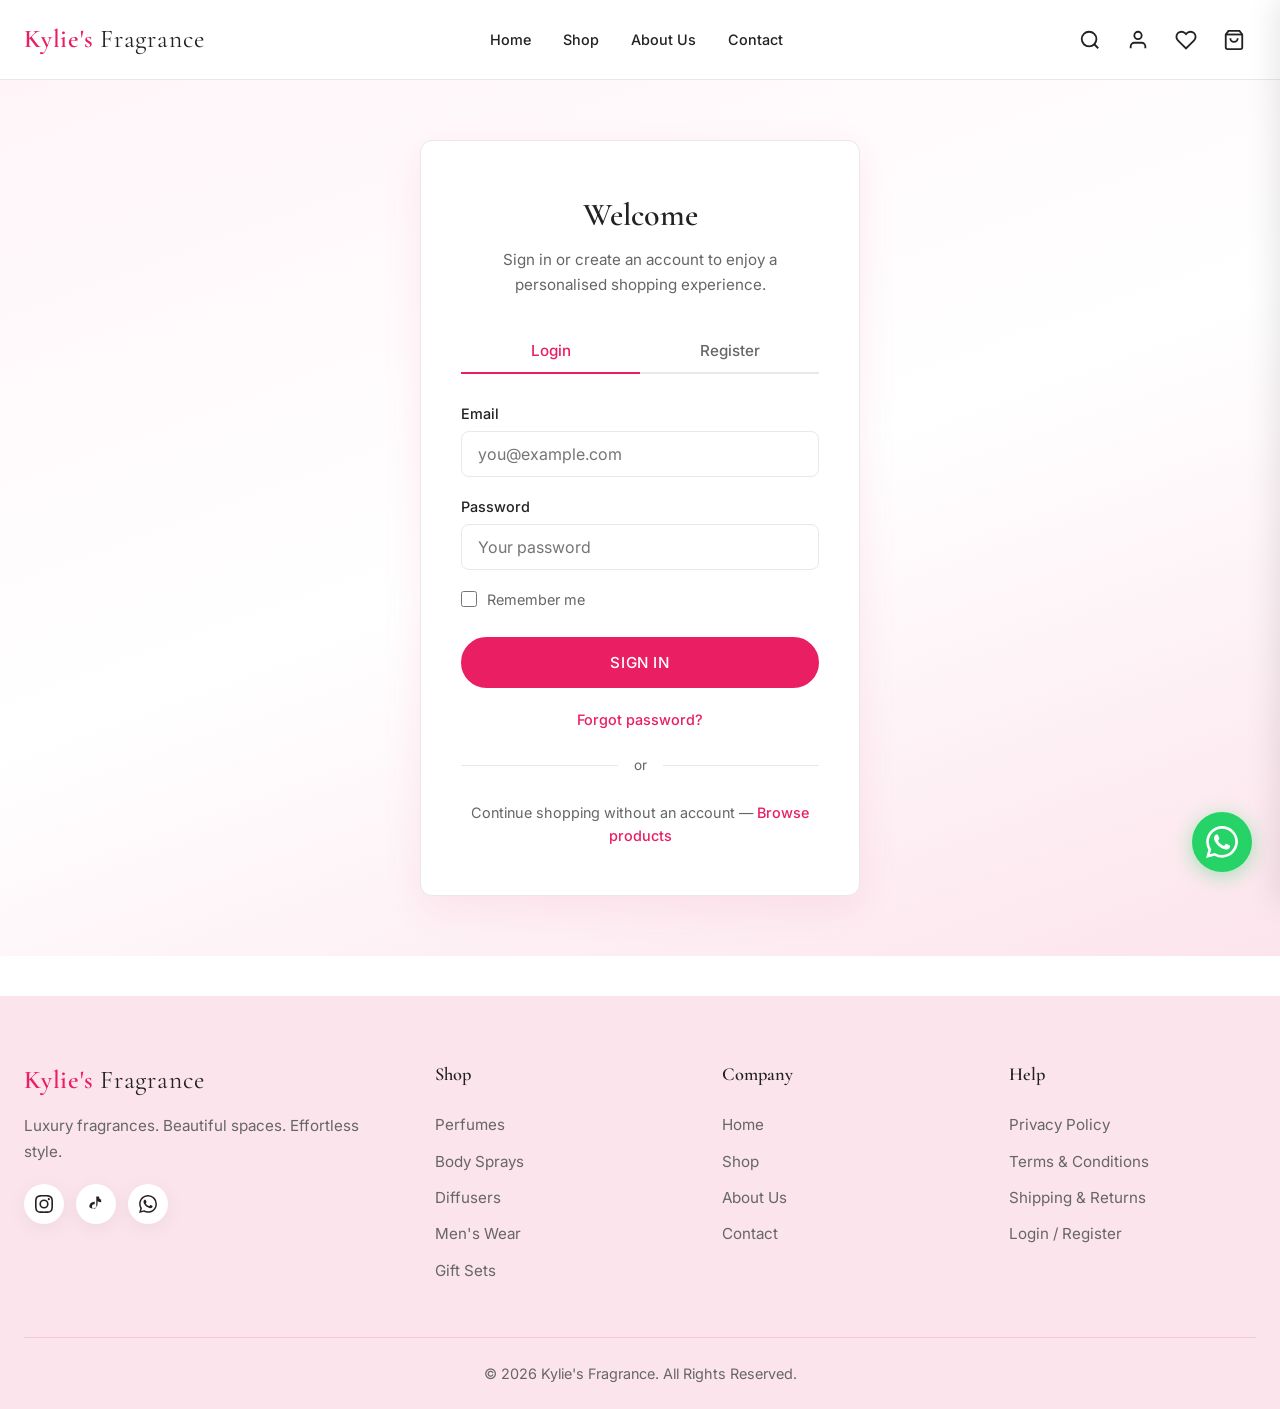
<file: login.html>
<!DOCTYPE html>
<html lang="en">

<head>
    <meta charset="UTF-8" />
    <meta name="viewport" content="width=device-width, initial-scale=1.0" />
    <title>Login / Register | Kylie's Fragrance</title>
    <meta name="description"
        content="Sign in or create an account at Kylie's Fragrance for a personalised shopping experience." />
    <link rel="preconnect" href="https://fonts.googleapis.com" />
    <link rel="preconnect" href="https://fonts.gstatic.com" crossorigin />
    <link
        href="https://fonts.googleapis.com/css2?family=Cormorant+Garamond:wght@400;500;600;700&family=Inter:wght@300;400;500;600&display=swap"
        rel="stylesheet" />
    <link rel="stylesheet" href="css/styles.css" />
    <link rel="icon"
        href="data:image/svg+xml,<svg xmlns='http://www.w3.org/2000/svg' viewBox='0 0 100 100'><text y='.9em' font-size='90'>🌸</text></svg>" />
</head>

<body>

    <header class="header">
        <div class="container header-inner">
            <a href="index.html" class="logo">Kylie's <span>Fragrance</span></a>
            <nav class="nav" aria-label="Main navigation">
                <a href="index.html" class="nav-link">Home</a>
                <a href="index.html#shop" class="nav-link"
                    onclick="sessionStorage.setItem('kylie_goto','shop')">Shop</a>
                
                <a href="index.html#about" class="nav-link">About Us</a>
                <a href="index.html#contact" class="nav-link">Contact</a>
            </nav>
            <div class="header-actions">
                <button class="icon-btn" onclick="openSearch()" aria-label="Search">
                    <svg viewBox="0 0 24 24" fill="none" stroke="currentColor" stroke-width="2">
                        <circle cx="11" cy="11" r="8" />
                        <line x1="21" y1="21" x2="16.65" y2="16.65" />
                    </svg>
                </button>
                <a href="login.html" class="icon-btn" aria-label="Account">
                    <svg viewBox="0 0 24 24" fill="none" stroke="currentColor" stroke-width="2">
                        <path d="M20 21v-2a4 4 0 00-4-4H8a4 4 0 00-4 4v2" />
                        <circle cx="12" cy="7" r="4" />
                    </svg>
                </a>
                <button class="icon-btn" aria-label="Wishlist">
                    <svg viewBox="0 0 24 24" fill="none" stroke="currentColor" stroke-width="2">
                        <path
                            d="M20.84 4.61a5.5 5.5 0 00-7.78 0L12 5.67l-1.06-1.06a5.5 5.5 0 00-7.78 7.78l1.06 1.06L12 21.23l7.78-7.78 1.06-1.06a5.5 5.5 0 000-7.78z" />
                    </svg>
                    <span class="badge-count wishlist-count" style="display:none">0</span>
                </button>
                <button class="icon-btn" onclick="openCart()" aria-label="Shopping cart">
                    <svg viewBox="0 0 24 24" fill="none" stroke="currentColor" stroke-width="2">
                        <path d="M6 2L3 6v14a2 2 0 002 2h14a2 2 0 002-2V6l-3-4z" />
                        <line x1="3" y1="6" x2="21" y2="6" />
                        <path d="M16 10a4 4 0 01-8 0" />
                    </svg>
                    <span class="badge-count cart-count" style="display:none">0</span>
                </button>
                <button class="hamburger" onclick="toggleMobileMenu()" aria-label="Menu">
                    <span></span><span></span><span></span>
                </button>
            </div>
        </div>
    </header>

    <div class="mobile-nav" id="mobileNav">
        <a href="index.html" class="nav-link">Home</a>
        <a href="index.html" class="nav-link" onclick="sessionStorage.setItem('kylie_goto','shop')">Shop</a>
        <a href="index.html#about" class="nav-link">About Us</a>
        <a href="index.html#contact" class="nav-link">Contact</a>
        <a href="login.html" class="nav-link">Login / Register</a>
    </div>

    <div class="search-overlay" id="searchOverlay">
        <div class="search-box">
            <input type="search" id="searchInput" placeholder="Search fragrances, body sprays, men's wear..."
                aria-label="Search products" />
            <div class="search-results" id="searchResults"></div>
        </div>
    </div>

    <main>
        <section class="auth-section">
            <div class="auth-card">
                <h1>Welcome</h1>
                <p class="auth-subtitle">Sign in or create an account to enjoy a personalised shopping experience.</p>
                <div class="auth-tabs">
                    <button type="button" class="auth-tab active" data-tab="login"
                        onclick="switchAuthTab('login')">Login</button>
                    <button type="button" class="auth-tab" data-tab="register"
                        onclick="switchAuthTab('register')">Register</button>
                </div>
                <form class="auth-form active" id="loginForm" onsubmit="handleLogin(event)">
                    <div class="form-group">
                        <label for="loginEmail">Email</label>
                        <input type="email" id="loginEmail" required placeholder="you@example.com"
                            autocomplete="email" />
                    </div>
                    <div class="form-group">
                        <label for="loginPassword">Password</label>
                        <input type="password" id="loginPassword" required placeholder="Your password"
                            autocomplete="current-password" minlength="6" />
                    </div>
                    <div class="auth-checkbox">
                        <input type="checkbox" id="rememberMe" />
                        <label for="rememberMe">Remember me</label>
                    </div>
                    <button type="submit" class="btn btn-primary">Sign In</button>
                    <p class="auth-links"><a href="#"
                            onclick="showToast('Password reset will be available once the backend is connected'); return false;">Forgot
                            password?</a></p>
                </form>
                <form class="auth-form" id="registerForm" onsubmit="handleRegister(event)">
                    <div class="form-group">
                        <label for="regName">Full Name</label>
                        <input type="text" id="regName" required placeholder="Your full name" autocomplete="name" />
                    </div>
                    <div class="form-group">
                        <label for="regEmail">Email</label>
                        <input type="email" id="regEmail" required placeholder="you@example.com" autocomplete="email" />
                    </div>
                    <div class="form-group">
                        <label for="regPhone">Phone Number</label>
                        <input type="tel" id="regPhone" placeholder="Your phone number" autocomplete="tel" />
                    </div>
                    <div class="form-group">
                        <label for="regPassword">Password</label>
                        <input type="password" id="regPassword" required placeholder="Create a password"
                            autocomplete="new-password" minlength="6" />
                    </div>
                    <div class="form-group">
                        <label for="regConfirm">Confirm Password</label>
                        <input type="password" id="regConfirm" required placeholder="Confirm your password"
                            autocomplete="new-password" minlength="6" />
                    </div>
                    <div class="auth-checkbox">
                        <input type="checkbox" id="agreeTerms" required />
                        <label for="agreeTerms">I agree to the <a href="terms.html">Terms &amp; Conditions</a> and <a
                                href="privacy.html">Privacy Policy</a></label>
                    </div>
                    <button type="submit" class="btn btn-primary">Create Account</button>
                </form>
                <div class="auth-divider">or</div>
                <p class="auth-links">Continue shopping without an account — <a href="index.html">Browse products</a>
                </p>
            </div>
        </section>
    </main>

    <footer class="footer">
        <div class="container">
            <div class="footer-grid">
                <div class="footer-brand">
                    <a href="index.html" class="logo">Kylie's <span>Fragrance</span></a>
                    <p>Luxury fragrances. Beautiful spaces. Effortless style.</p>
                    <div class="footer-social">
                        <a href="https://www.instagram.com/kylies_fragrance?stkn=a2h0dzAwOWszZjg5" target="_blank" rel="noopener" aria-label="Instagram">
                            <svg viewBox="0 0 24 24" fill="currentColor">
                                <path
                                    d="M12 2.163c3.204 0 3.584.012 4.85.07 3.252.148 4.771 1.691 4.919 4.919.058 1.265.069 1.645.069 4.849 0 3.205-.012 3.584-.069 4.849-.149 3.225-1.664 4.771-4.919 4.919-1.266.058-1.644.07-4.85.07-3.204 0-3.584-.012-4.849-.07-3.26-.149-4.771-1.699-4.919-4.92-.058-1.265-.07-1.644-.07-4.849 0-3.204.013-3.583.07-4.849.149-3.227 1.664-4.771 4.919-4.919 1.266-.057 1.645-.069 4.849-.069zM12 0C8.741 0 8.333.014 7.053.072 2.695.272.273 2.69.073 7.052.014 8.333 0 8.741 0 12c0 3.259.014 3.668.072 4.948.2 4.358 2.618 6.78 6.98 6.98C8.333 23.986 8.741 24 12 24c3.259 0 3.668-.014 4.948-.072 4.354-.2 6.782-2.618 6.979-6.98.059-1.28.073-1.689.073-4.948 0-3.259-.014-3.667-.072-4.947-.196-4.354-2.617-6.78-6.979-6.98C15.668.014 15.259 0 12 0zm0 5.838a6.162 6.162 0 100 12.324 6.162 6.162 0 000-12.324zM12 16a4 4 0 110-8 4 4 0 010 8zm6.406-11.845a1.44 1.44 0 100 2.881 1.44 1.44 0 000-2.881z" />
                            </svg>
                        </a>
                        <a href="https://www.tiktok.com/@kylie_vicky?_r=1&_t=ZS-9AEZrkjhGcS" target="_blank" rel="noopener" aria-label="TikTok">
                            <svg viewBox="0 0 24 24" fill="currentColor">
                                <path
                                    d="M19.59 6.69a4.83 4.83 0 01-3.77-4.25V2h-3.45v13.67a2.89 2.89 0 01-2.88 2.5 2.89 2.89 0 01-2.89-2.89 2.89 2.89 0 012.89-2.89c.28 0 .54.04.79.1v-3.5a6.37 6.37 0 00-.79-.05A6.34 6.34 0 003.11 15.9a6.34 6.34 0 0010.98-4.32V8.26a8.16 8.16 0 004.77 1.52v-3.4a4.85 4.85 0 01-1.27-.19z" />
                            </svg>
                        </a>
                        <a href="#" class="whatsapp-link" aria-label="WhatsApp">
                            <svg viewBox="0 0 24 24" fill="currentColor">
                                <path
                                    d="M17.472 14.382c-.297-.149-1.758-.867-2.03-.967-.273-.099-.471-.148-.67.15-.197.297-.767.966-.94 1.164-.173.199-.347.223-.644.075-.297-.15-1.255-.463-2.39-1.475-.883-.788-1.48-1.761-1.653-2.059-.173-.297-.018-.458.13-.606.134-.133.298-.347.446-.52.149-.174.198-.298.298-.497.099-.198.05-.371-.025-.52-.075-.149-.669-1.612-.916-2.207-.242-.579-.487-.5-.669-.51-.173-.008-.371-.01-.57-.01-.198 0-.52.074-.792.372-.272.297-1.04 1.016-1.04 2.479 0 1.462 1.065 2.875 1.213 3.074.149.198 2.096 3.2 5.077 4.487.709.306 1.262.489 1.694.625.712.227 1.36.195 1.871.118.571-.085 1.758-.719 2.006-1.413.248-.694.248-1.289.173-1.413-.074-.124-.272-.198-.57-.347m-5.421 7.403h-.004a9.87 9.87 0 01-5.031-1.378l-.361-.214-3.741.982.998-3.648-.235-.374a9.86 9.86 0 01-1.51-5.26c.001-5.45 4.436-9.884 9.888-9.884 2.64 0 5.122 1.03 6.988 2.898a9.825 9.825 0 012.893 6.994c-.003 5.45-4.435 9.884-9.885 9.884m8.413-18.297A11.815 11.815 0 0012.05 0C5.495 0 .16 5.335.157 11.892c0 2.096.547 4.142 1.588 5.945L.057 24l6.305-1.654a11.882 11.882 0 005.683 1.448h.005c6.554 0 11.89-5.335 11.893-11.893a11.821 11.821 0 00-3.48-8.413z" />
                            </svg>
                        </a>
                    </div>
                </div>
                <div class="footer-col">
                    <h4>Shop</h4>
                    <a href="index.html" onclick="sessionStorage.setItem('kylie_goto','perfumes')">Perfumes</a>
                    <a href="index.html" onclick="sessionStorage.setItem('kylie_goto','body-sprays')">Body Sprays</a>
                    <a href="index.html" onclick="sessionStorage.setItem('kylie_goto','diffusers')">Diffusers</a>
                    <a href="index.html" onclick="sessionStorage.setItem('kylie_goto','mens-wear')">Men's Wear</a>
                    <a href="index.html" onclick="sessionStorage.setItem('kylie_goto','gift-sets')">Gift Sets</a>
                </div>
                <div class="footer-col">
                    <h4>Company</h4>
                    <a href="index.html">Home</a>
                    <a href="index.html" onclick="sessionStorage.setItem('kylie_goto','shop')">Shop</a>
                    <a href="index.html#about">About Us</a>
                    <a href="index.html#contact">Contact</a>
                </div>
                <div class="footer-col">
                    <h4>Help</h4>
                    <a href="privacy.html">Privacy Policy</a>
                    <a href="terms.html">Terms &amp; Conditions</a>
                    <a href="shipping.html">Shipping &amp; Returns</a>
                    <a href="login.html">Login / Register</a>
                </div>
            </div>
            <div class="footer-bottom">© 2026 Kylie's Fragrance. All Rights Reserved.</div>
        </div>
    </footer>

    <a href="#" class="whatsapp-float whatsapp-link" aria-label="Chat on WhatsApp" target="_blank" rel="noopener">
        <svg viewBox="0 0 24 24" fill="currentColor">
            <path
                d="M17.472 14.382c-.297-.149-1.758-.867-2.03-.967-.273-.099-.471-.148-.67.15-.197.297-.767.966-.94 1.164-.173.199-.347.223-.644.075-.297-.15-1.255-.463-2.39-1.475-.883-.788-1.48-1.761-1.653-2.059-.173-.297-.018-.458.13-.606.134-.133.298-.347.446-.52.149-.174.198-.298.298-.497.099-.198.05-.371-.025-.52-.075-.149-.669-1.612-.916-2.207-.242-.579-.487-.5-.669-.51-.173-.008-.371-.01-.57-.01-.198 0-.52.074-.792.372-.272.297-1.04 1.016-1.04 2.479 0 1.462 1.065 2.875 1.213 3.074.149.198 2.096 3.2 5.077 4.487.709.306 1.262.489 1.694.625.712.227 1.36.195 1.871.118.571-.085 1.758-.719 2.006-1.413.248-.694.248-1.289.173-1.413-.074-.124-.272-.198-.57-.347m-5.421 7.403h-.004a9.87 9.87 0 01-5.031-1.378l-.361-.214-3.741.982.998-3.648-.235-.374a9.86 9.86 0 01-1.51-5.26c.001-5.45 4.436-9.884 9.888-9.884 2.64 0 5.122 1.03 6.988 2.898a9.825 9.825 0 012.893 6.994c-.003 5.45-4.435 9.884-9.885 9.884m8.413-18.297A11.815 11.815 0 0012.05 0C5.495 0 .16 5.335.157 11.892c0 2.096.547 4.142 1.588 5.945L.057 24l6.305-1.654a11.882 11.882 0 005.683 1.448h.005c6.554 0 11.89-5.335 11.893-11.893a11.821 11.821 0 00-3.48-8.413z" />
        </svg>
    </a>

    <div class="cart-overlay" id="cartOverlay"></div>
    <aside class="cart-sidebar" id="cartSidebar" aria-label="Shopping cart">
        <div class="cart-header">
            <h3>Your Cart</h3>
            <button class="cart-close" onclick="closeCart()" aria-label="Close cart">
                <svg width="20" height="20" viewBox="0 0 24 24" fill="none" stroke="currentColor" stroke-width="2">
                    <line x1="18" y1="6" x2="6" y2="18" />
                    <line x1="6" y1="6" x2="18" y2="18" />
                </svg>
            </button>
        </div>
        <div class="cart-body" id="cartBody"></div>
        <div class="cart-footer">
            <div class="cart-total"><span>Total</span><span id="cartTotal">₦0</span></div>
            <a href="index.html" class="btn btn-primary" style="width:100%;margin-bottom:10px;text-align:center"
                onclick="sessionStorage.setItem('kylie_goto','checkout')">Checkout</a>
            <button class="btn btn-outline" onclick="closeCart()" style="width:100%">Continue Shopping</button>
        </div>
    </aside>

    <div class="toast" id="toast" role="status" aria-live="polite"></div>
    <script src="js/main.js"></script>
    <script>
        function switchAuthTab(tab) {
            const tabs = document.querySelectorAll('.auth-tab');
            const forms = document.querySelectorAll('.auth-form');

            tabs.forEach(function (button) {
                const isActive = button.dataset.tab === tab;
                button.classList.toggle('active', isActive);
                button.setAttribute('aria-selected', String(isActive));
            });

            forms.forEach(function (form) {
                const isActive = form.id === (tab === 'login' ? 'loginForm' : 'registerForm');
                form.classList.toggle('active', isActive);
            });
        }

        // Override login success to stay on multi-page flow
        function handleLogin(e) {
            e.preventDefault();
            showToast('Welcome back! (Connect to backend to enable real login)');
            e.target.reset();
            setTimeout(function () { window.location.href = 'index.html'; }, 1200);
        }
        function handleRegister(e) {
            e.preventDefault();
            var pass = document.getElementById('regPassword') && document.getElementById('regPassword').value;
            var confirm = document.getElementById('regConfirm') && document.getElementById('regConfirm').value;
            if (pass && confirm && pass !== confirm) {
                showToast('Passwords do not match');
                return;
            }
            showToast('Account created! (Connect to backend to enable real registration)');
            e.target.reset();
            setTimeout(function () { window.location.href = 'index.html'; }, 1200);
        }
    </script>
</body>

</html>
</file>
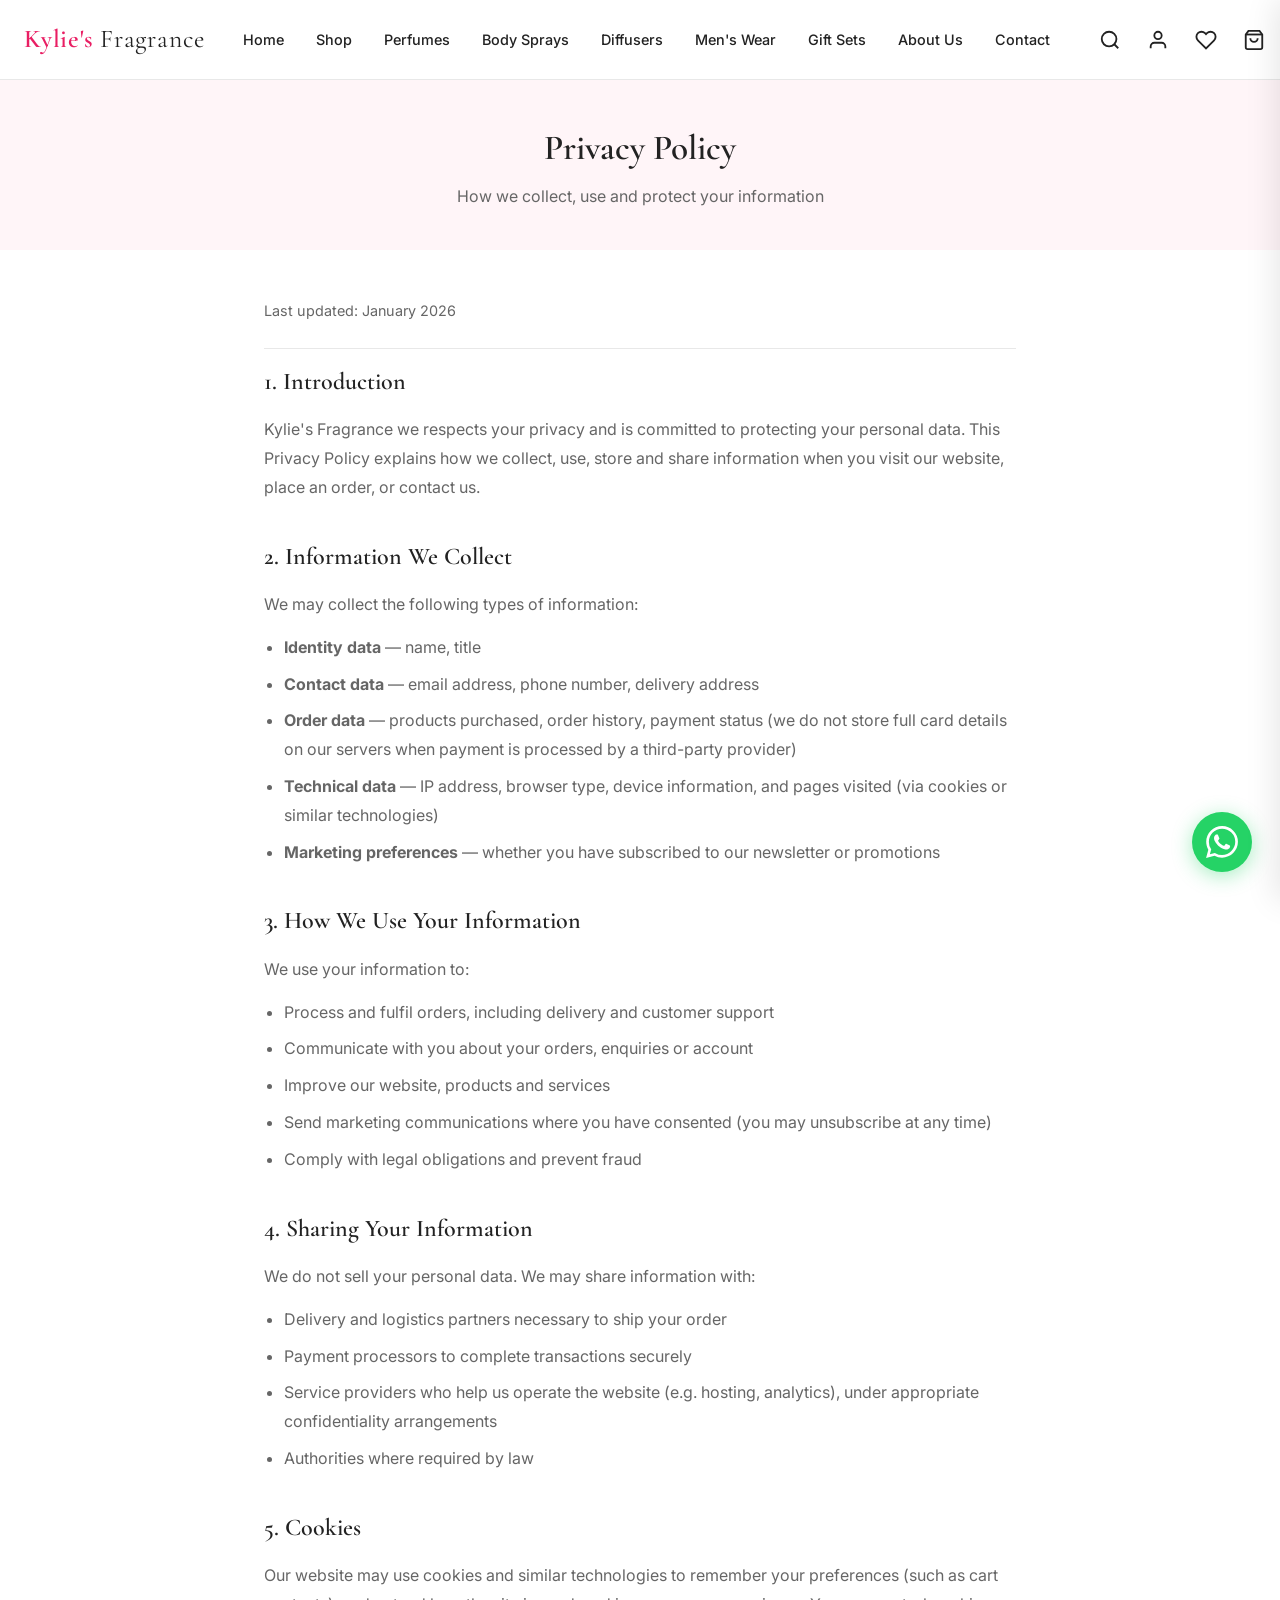
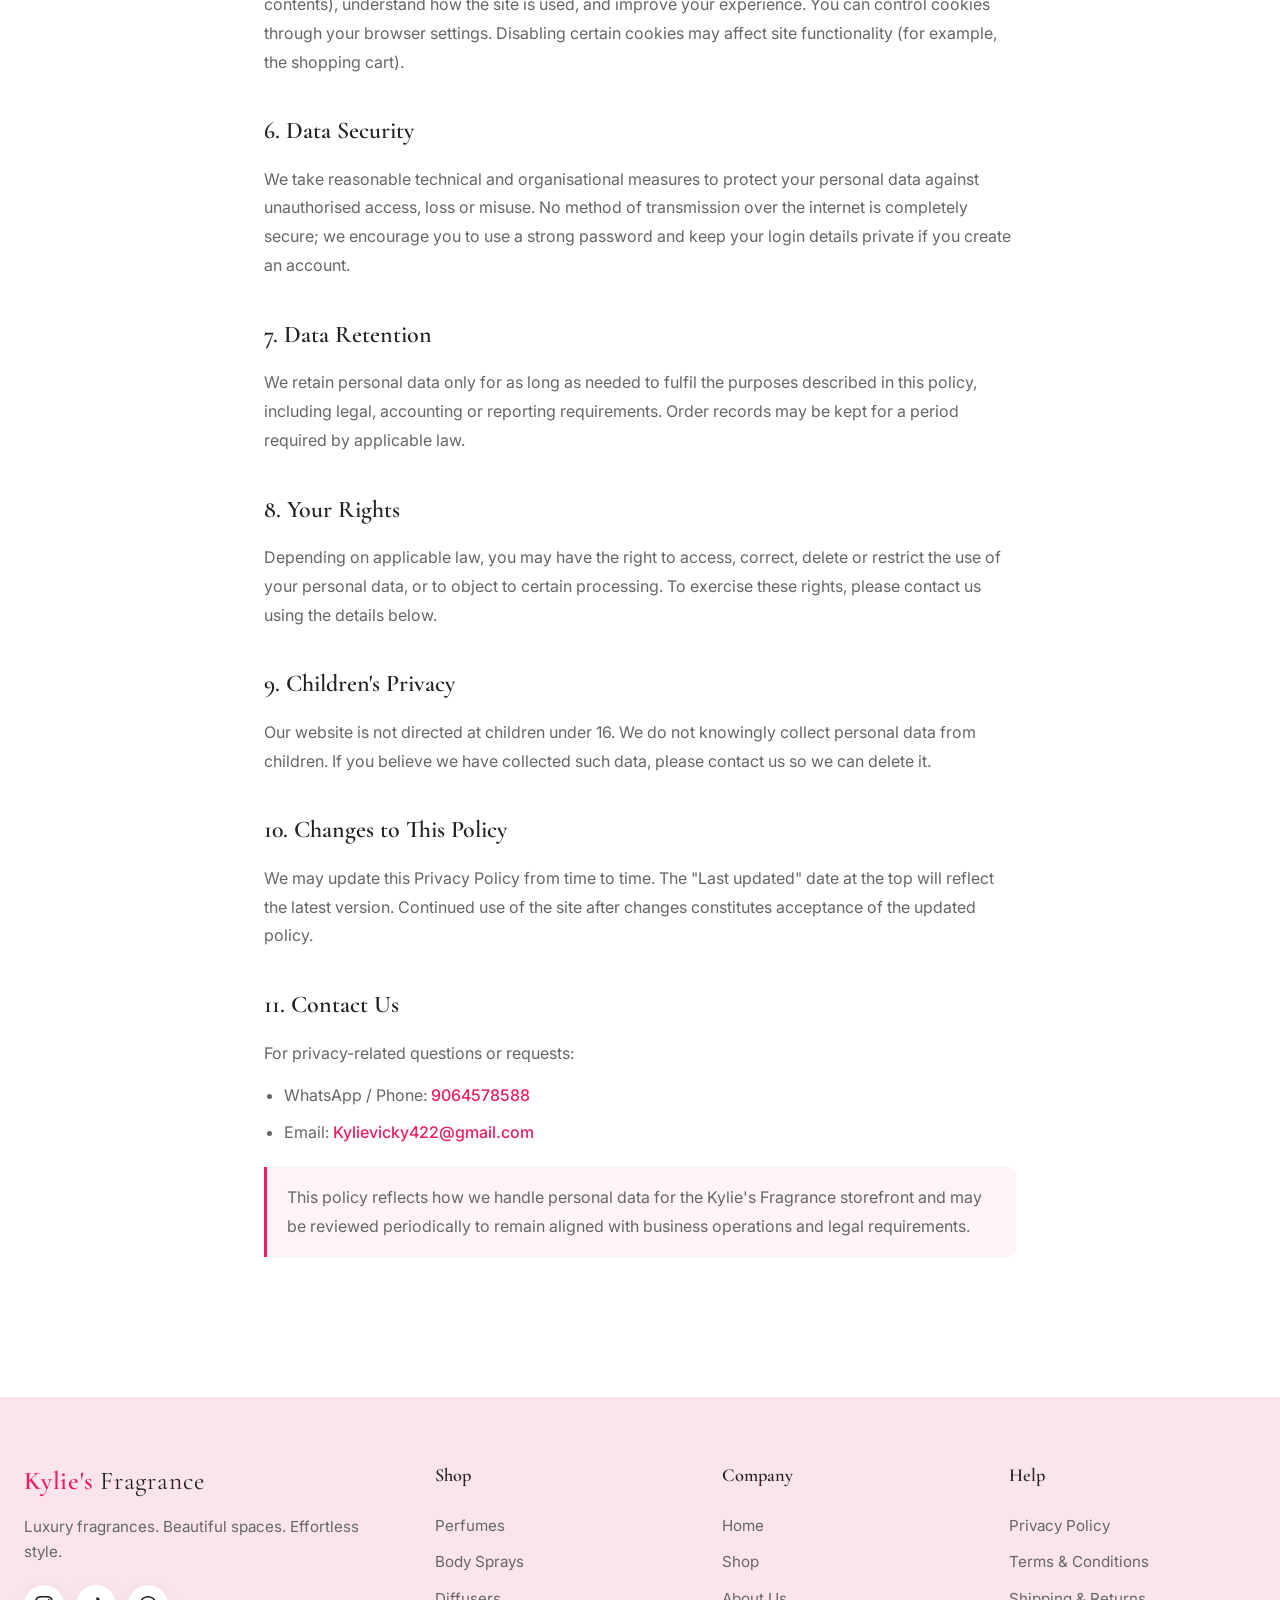
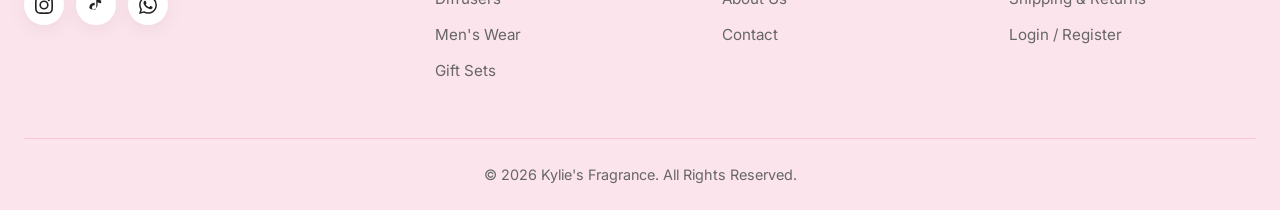
<file: privacy.html>
<!DOCTYPE html>
<html lang="en">

<head>
    <meta charset="UTF-8" />
    <meta name="viewport" content="width=device-width, initial-scale=1.0" />
    <title>Privacy Policy | Kylie's Fragrance</title>
    <meta name="description"
        content="Privacy Policy for Kylie's Fragrance — how we collect, use and protect your personal information." />
    <link rel="preconnect" href="https://fonts.googleapis.com" />
    <link rel="preconnect" href="https://fonts.gstatic.com" crossorigin />
    <link
        href="https://fonts.googleapis.com/css2?family=Cormorant+Garamond:wght@400;500;600;700&family=Inter:wght@300;400;500;600&display=swap"
        rel="stylesheet" />
    <link rel="stylesheet" href="css/styles.css" />
    <link rel="icon"
        href="data:image/svg+xml,<svg xmlns='http://www.w3.org/2000/svg' viewBox='0 0 100 100'><text y='.9em' font-size='90'>🌸</text></svg>" />
</head>

<body>

    <header class="header">
        <div class="container header-inner">
            <a href="index.html" class="logo">Kylie's <span>Fragrance</span></a>
            <nav class="nav" aria-label="Main navigation">
                <a href="index.html" class="nav-link">Home</a>
                <a href="index.html" class="nav-link" onclick="sessionStorage.setItem('kylie_goto','shop')">Shop</a>
                <a href="index.html" class="nav-link"
                    onclick="sessionStorage.setItem('kylie_goto','perfumes')">Perfumes</a>
                <a href="index.html" class="nav-link" onclick="sessionStorage.setItem('kylie_goto','body-sprays')">Body
                    Sprays</a>
                <a href="index.html" class="nav-link"
                    onclick="sessionStorage.setItem('kylie_goto','diffusers')">Diffusers</a>
                <a href="index.html" class="nav-link" onclick="sessionStorage.setItem('kylie_goto','mens-wear')">Men's
                    Wear</a>
                <a href="index.html" class="nav-link" onclick="sessionStorage.setItem('kylie_goto','gift-sets')">Gift
                    Sets</a>
                <a href="index.html#about" class="nav-link">About Us</a>
                <a href="index.html#contact" class="nav-link">Contact</a>
            </nav>
            <div class="header-actions">
                <button class="icon-btn" onclick="openSearch()" aria-label="Search">
                    <svg viewBox="0 0 24 24" fill="none" stroke="currentColor" stroke-width="2">
                        <circle cx="11" cy="11" r="8" />
                        <line x1="21" y1="21" x2="16.65" y2="16.65" />
                    </svg>
                </button>
                <a href="login.html" class="icon-btn" aria-label="Account">
                    <svg viewBox="0 0 24 24" fill="none" stroke="currentColor" stroke-width="2">
                        <path d="M20 21v-2a4 4 0 00-4-4H8a4 4 0 00-4 4v2" />
                        <circle cx="12" cy="7" r="4" />
                    </svg>
                </a>
                <button class="icon-btn" aria-label="Wishlist">
                    <svg viewBox="0 0 24 24" fill="none" stroke="currentColor" stroke-width="2">
                        <path
                            d="M20.84 4.61a5.5 5.5 0 00-7.78 0L12 5.67l-1.06-1.06a5.5 5.5 0 00-7.78 7.78l1.06 1.06L12 21.23l7.78-7.78 1.06-1.06a5.5 5.5 0 000-7.78z" />
                    </svg>
                    <span class="badge-count wishlist-count" style="display:none">0</span>
                </button>
                <button class="icon-btn" onclick="openCart()" aria-label="Shopping cart">
                    <svg viewBox="0 0 24 24" fill="none" stroke="currentColor" stroke-width="2">
                        <path d="M6 2L3 6v14a2 2 0 002 2h14a2 2 0 002-2V6l-3-4z" />
                        <line x1="3" y1="6" x2="21" y2="6" />
                        <path d="M16 10a4 4 0 01-8 0" />
                    </svg>
                    <span class="badge-count cart-count" style="display:none">0</span>
                </button>
                <button class="hamburger" onclick="toggleMobileMenu()" aria-label="Menu">
                    <span></span><span></span><span></span>
                </button>
            </div>
        </div>
    </header>

    <div class="mobile-nav" id="mobileNav">
        <a href="index.html" class="nav-link">Home</a>
        <a href="index.html" class="nav-link" onclick="sessionStorage.setItem('kylie_goto','shop')">Shop</a>
        <a href="index.html#about" class="nav-link">About Us</a>
        <a href="index.html#contact" class="nav-link">Contact</a>
        <a href="login.html" class="nav-link">Login / Register</a>
    </div>

    <div class="search-overlay" id="searchOverlay">
        <div class="search-box">
            <input type="search" id="searchInput" placeholder="Search fragrances, body sprays, men's wear..."
                aria-label="Search products" />
            <div class="search-results" id="searchResults"></div>
        </div>
    </div>

    <main>
        <div class="page-header">
            <div class="container">
                <h1>Privacy Policy</h1>
                <p style="color:var(--gray); margin-top:8px;">How we collect, use and protect your information</p>
            </div>
        </div>
        <div class="legal-page">
            <div class="legal-content">
                <p class="legal-updated">Last updated: January 2026</p>

                <h2>1. Introduction</h2>
                <p>Kylie's Fragrance we respects your privacy and is committed to protecting your
                    personal data. This Privacy Policy explains how we collect, use, store and share information when
                    you visit our website, place an order, or contact us.</p>

                <h2>2. Information We Collect</h2>
                <p>We may collect the following types of information:</p>
                <ul>
                    <li><strong>Identity data</strong> — name, title</li>
                    <li><strong>Contact data</strong> — email address, phone number, delivery address</li>
                    <li><strong>Order data</strong> — products purchased, order history, payment status (we do not store
                        full card details on our servers when payment is processed by a third-party provider)</li>
                    <li><strong>Technical data</strong> — IP address, browser type, device information, and pages
                        visited (via cookies or similar technologies)</li>
                    <li><strong>Marketing preferences</strong> — whether you have subscribed to our newsletter or
                        promotions</li>
                </ul>

                <h2>3. How We Use Your Information</h2>
                <p>We use your information to:</p>
                <ul>
                    <li>Process and fulfil orders, including delivery and customer support</li>
                    <li>Communicate with you about your orders, enquiries or account</li>
                    <li>Improve our website, products and services</li>
                    <li>Send marketing communications where you have consented (you may unsubscribe at any time)</li>
                    <li>Comply with legal obligations and prevent fraud</li>
                </ul>

                <h2>4. Sharing Your Information</h2>
                <p>We do not sell your personal data. We may share information with:</p>
                <ul>
                    <li>Delivery and logistics partners necessary to ship your order</li>
                    <li>Payment processors to complete transactions securely</li>
                    <li>Service providers who help us operate the website (e.g. hosting, analytics), under appropriate
                        confidentiality arrangements</li>
                    <li>Authorities where required by law</li>
                </ul>

                <h2>5. Cookies</h2>
                <p>Our website may use cookies and similar technologies to remember your preferences (such as cart
                    contents), understand how the site is used, and improve your experience. You can control cookies
                    through your browser settings. Disabling certain cookies may affect site functionality (for example,
                    the shopping cart).</p>

                <h2>6. Data Security</h2>
                <p>We take reasonable technical and organisational measures to protect your personal data against
                    unauthorised access, loss or misuse. No method of transmission over the internet is completely
                    secure; we encourage you to use a strong password and keep your login details private if you create
                    an account.</p>

                <h2>7. Data Retention</h2>
                <p>We retain personal data only for as long as needed to fulfil the purposes described in this policy,
                    including legal, accounting or reporting requirements. Order records may be kept for a period
                    required by applicable law.</p>

                <h2>8. Your Rights</h2>
                <p>Depending on applicable law, you may have the right to access, correct, delete or restrict the use of
                    your personal data, or to object to certain processing. To exercise these rights, please contact us
                    using the details below.</p>

                <h2>9. Children's Privacy</h2>
                <p>Our website is not directed at children under 16. We do not knowingly collect personal data from
                    children. If you believe we have collected such data, please contact us so we can delete it.</p>

                <h2>10. Changes to This Policy</h2>
                <p>We may update this Privacy Policy from time to time. The "Last updated" date at the top will reflect
                    the latest version. Continued use of the site after changes constitutes acceptance of the updated
                    policy.</p>

                <h2>11. Contact Us</h2>
                <p>For privacy-related questions or requests:</p>
                <ul>
                    <li>WhatsApp / Phone: <a href="#" class="whatsapp-link">9064578588</a></li>
                    <li>Email: <a href="mailto:Kylievicky422@gmail.com">Kylievicky422@gmail.com</a></li>
                </ul>
                <div class="legal-highlight">
                    <p>This policy reflects how we handle personal data for the Kylie's Fragrance storefront and may be
                        reviewed periodically to remain aligned with business operations and legal requirements.</p>
                </div>
            </div>
        </div>
    </main>

    <footer class="footer">
        <div class="container">
            <div class="footer-grid">
                <div class="footer-brand">
                    <a href="index.html" class="logo">Kylie's <span>Fragrance</span></a>
                    <p>Luxury fragrances. Beautiful spaces. Effortless style.</p>
                    <div class="footer-social">
                        <a href="https://www.instagram.com/kylies_fragrance?stkn=a2h0dzAwOWszZjg5" target="_blank" rel="noopener" aria-label="Instagram">
                            <svg viewBox="0 0 24 24" fill="currentColor">
                                <path
                                    d="M12 2.163c3.204 0 3.584.012 4.85.07 3.252.148 4.771 1.691 4.919 4.919.058 1.265.069 1.645.069 4.849 0 3.205-.012 3.584-.069 4.849-.149 3.225-1.664 4.771-4.919 4.919-1.266.058-1.644.07-4.85.07-3.204 0-3.584-.012-4.849-.07-3.26-.149-4.771-1.699-4.919-4.92-.058-1.265-.07-1.644-.07-4.849 0-3.204.013-3.583.07-4.849.149-3.227 1.664-4.771 4.919-4.919 1.266-.057 1.645-.069 4.849-.069zM12 0C8.741 0 8.333.014 7.053.072 2.695.272.273 2.69.073 7.052.014 8.333 0 8.741 0 12c0 3.259.014 3.668.072 4.948.2 4.358 2.618 6.78 6.98 6.98C8.333 23.986 8.741 24 12 24c3.259 0 3.668-.014 4.948-.072 4.354-.2 6.782-2.618 6.979-6.98.059-1.28.073-1.689.073-4.948 0-3.259-.014-3.667-.072-4.947-.196-4.354-2.617-6.78-6.979-6.98C15.668.014 15.259 0 12 0zm0 5.838a6.162 6.162 0 100 12.324 6.162 6.162 0 000-12.324zM12 16a4 4 0 110-8 4 4 0 010 8zm6.406-11.845a1.44 1.44 0 100 2.881 1.44 1.44 0 000-2.881z" />
                            </svg>
                        </a>
                        <a href="https://www.tiktok.com/@kylie_vicky?_r=1&_t=ZS-9AEZrkjhGcS" target="_blank" rel="noopener" aria-label="TikTok">
                            <svg viewBox="0 0 24 24" fill="currentColor">
                                <path
                                    d="M19.59 6.69a4.83 4.83 0 01-3.77-4.25V2h-3.45v13.67a2.89 2.89 0 01-2.88 2.5 2.89 2.89 0 01-2.89-2.89 2.89 2.89 0 012.89-2.89c.28 0 .54.04.79.1v-3.5a6.37 6.37 0 00-.79-.05A6.34 6.34 0 003.11 15.9a6.34 6.34 0 0010.98-4.32V8.26a8.16 8.16 0 004.77 1.52v-3.4a4.85 4.85 0 01-1.27-.19z" />
                            </svg>
                        </a>
                        <a href="#" class="whatsapp-link" aria-label="WhatsApp">
                            <svg viewBox="0 0 24 24" fill="currentColor">
                                <path
                                    d="M17.472 14.382c-.297-.149-1.758-.867-2.03-.967-.273-.099-.471-.148-.67.15-.197.297-.767.966-.94 1.164-.173.199-.347.223-.644.075-.297-.15-1.255-.463-2.39-1.475-.883-.788-1.48-1.761-1.653-2.059-.173-.297-.018-.458.13-.606.134-.133.298-.347.446-.52.149-.174.198-.298.298-.497.099-.198.05-.371-.025-.52-.075-.149-.669-1.612-.916-2.207-.242-.579-.487-.5-.669-.51-.173-.008-.371-.01-.57-.01-.198 0-.52.074-.792.372-.272.297-1.04 1.016-1.04 2.479 0 1.462 1.065 2.875 1.213 3.074.149.198 2.096 3.2 5.077 4.487.709.306 1.262.489 1.694.625.712.227 1.36.195 1.871.118.571-.085 1.758-.719 2.006-1.413.248-.694.248-1.289.173-1.413-.074-.124-.272-.198-.57-.347m-5.421 7.403h-.004a9.87 9.87 0 01-5.031-1.378l-.361-.214-3.741.982.998-3.648-.235-.374a9.86 9.86 0 01-1.51-5.26c.001-5.45 4.436-9.884 9.888-9.884 2.64 0 5.122 1.03 6.988 2.898a9.825 9.825 0 012.893 6.994c-.003 5.45-4.435 9.884-9.885 9.884m8.413-18.297A11.815 11.815 0 0012.05 0C5.495 0 .16 5.335.157 11.892c0 2.096.547 4.142 1.588 5.945L.057 24l6.305-1.654a11.882 11.882 0 005.683 1.448h.005c6.554 0 11.89-5.335 11.893-11.893a11.821 11.821 0 00-3.48-8.413z" />
                            </svg>
                        </a>
                    </div>
                </div>
                <div class="footer-col">
                    <h4>Shop</h4>
                    <a href="index.html" onclick="sessionStorage.setItem('kylie_goto','perfumes')">Perfumes</a>
                    <a href="index.html" onclick="sessionStorage.setItem('kylie_goto','body-sprays')">Body Sprays</a>
                    <a href="index.html" onclick="sessionStorage.setItem('kylie_goto','diffusers')">Diffusers</a>
                    <a href="index.html" onclick="sessionStorage.setItem('kylie_goto','mens-wear')">Men's Wear</a>
                    <a href="index.html" onclick="sessionStorage.setItem('kylie_goto','gift-sets')">Gift Sets</a>
                </div>
                <div class="footer-col">
                    <h4>Company</h4>
                    <a href="index.html">Home</a>
                    <a href="index.html" onclick="sessionStorage.setItem('kylie_goto','shop')">Shop</a>
                    <a href="index.html#about">About Us</a>
                    <a href="index.html#contact">Contact</a>
                </div>
                <div class="footer-col">
                    <h4>Help</h4>
                    <a href="privacy.html">Privacy Policy</a>
                    <a href="terms.html">Terms &amp; Conditions</a>
                    <a href="shipping.html">Shipping &amp; Returns</a>
                    <a href="login.html">Login / Register</a>
                </div>
            </div>
            <div class="footer-bottom">© 2026 Kylie's Fragrance. All Rights Reserved.</div>
        </div>
    </footer>

    <a href="#" class="whatsapp-float whatsapp-link" aria-label="Chat on WhatsApp" target="_blank" rel="noopener">
        <svg viewBox="0 0 24 24" fill="currentColor">
            <path
                d="M17.472 14.382c-.297-.149-1.758-.867-2.03-.967-.273-.099-.471-.148-.67.15-.197.297-.767.966-.94 1.164-.173.199-.347.223-.644.075-.297-.15-1.255-.463-2.39-1.475-.883-.788-1.48-1.761-1.653-2.059-.173-.297-.018-.458.13-.606.134-.133.298-.347.446-.52.149-.174.198-.298.298-.497.099-.198.05-.371-.025-.52-.075-.149-.669-1.612-.916-2.207-.242-.579-.487-.5-.669-.51-.173-.008-.371-.01-.57-.01-.198 0-.52.074-.792.372-.272.297-1.04 1.016-1.04 2.479 0 1.462 1.065 2.875 1.213 3.074.149.198 2.096 3.2 5.077 4.487.709.306 1.262.489 1.694.625.712.227 1.36.195 1.871.118.571-.085 1.758-.719 2.006-1.413.248-.694.248-1.289.173-1.413-.074-.124-.272-.198-.57-.347m-5.421 7.403h-.004a9.87 9.87 0 01-5.031-1.378l-.361-.214-3.741.982.998-3.648-.235-.374a9.86 9.86 0 01-1.51-5.26c.001-5.45 4.436-9.884 9.888-9.884 2.64 0 5.122 1.03 6.988 2.898a9.825 9.825 0 012.893 6.994c-.003 5.45-4.435 9.884-9.885 9.884m8.413-18.297A11.815 11.815 0 0012.05 0C5.495 0 .16 5.335.157 11.892c0 2.096.547 4.142 1.588 5.945L.057 24l6.305-1.654a11.882 11.882 0 005.683 1.448h.005c6.554 0 11.89-5.335 11.893-11.893a11.821 11.821 0 00-3.48-8.413z" />
        </svg>
    </a>

    <div class="cart-overlay" id="cartOverlay"></div>
    <aside class="cart-sidebar" id="cartSidebar" aria-label="Shopping cart">
        <div class="cart-header">
            <h3>Your Cart</h3>
            <button class="cart-close" onclick="closeCart()" aria-label="Close cart">
                <svg width="20" height="20" viewBox="0 0 24 24" fill="none" stroke="currentColor" stroke-width="2">
                    <line x1="18" y1="6" x2="6" y2="18" />
                    <line x1="6" y1="6" x2="18" y2="18" />
                </svg>
            </button>
        </div>
        <div class="cart-body" id="cartBody"></div>
        <div class="cart-footer">
            <div class="cart-total"><span>Total</span><span id="cartTotal">₦0</span></div>
            <a href="index.html" class="btn btn-primary" style="width:100%;margin-bottom:10px;text-align:center"
                onclick="sessionStorage.setItem('kylie_goto','checkout')">Checkout</a>
            <button class="btn btn-outline" onclick="closeCart()" style="width:100%">Continue Shopping</button>
        </div>
    </aside>

    <div class="toast" id="toast" role="status" aria-live="polite"></div>
    <script src="js/main.js"></script>
</body>

</html>
</file>
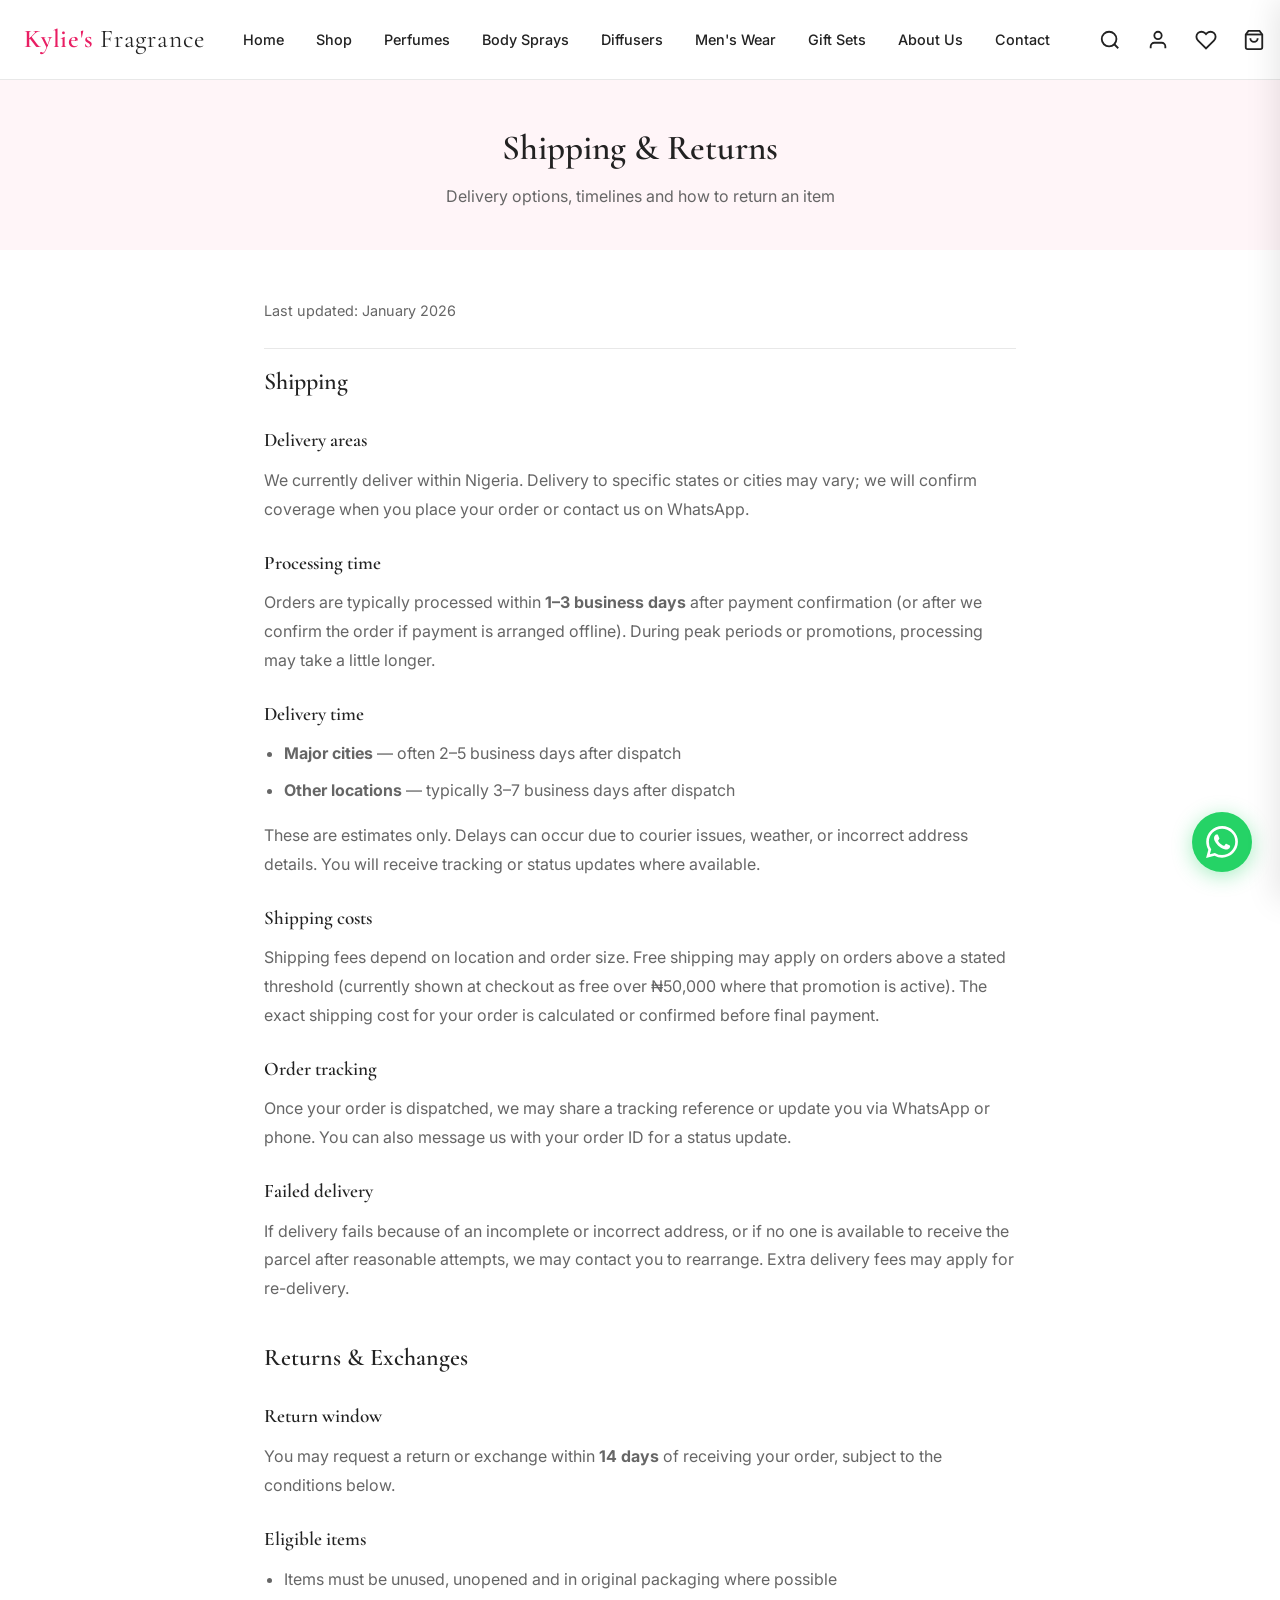
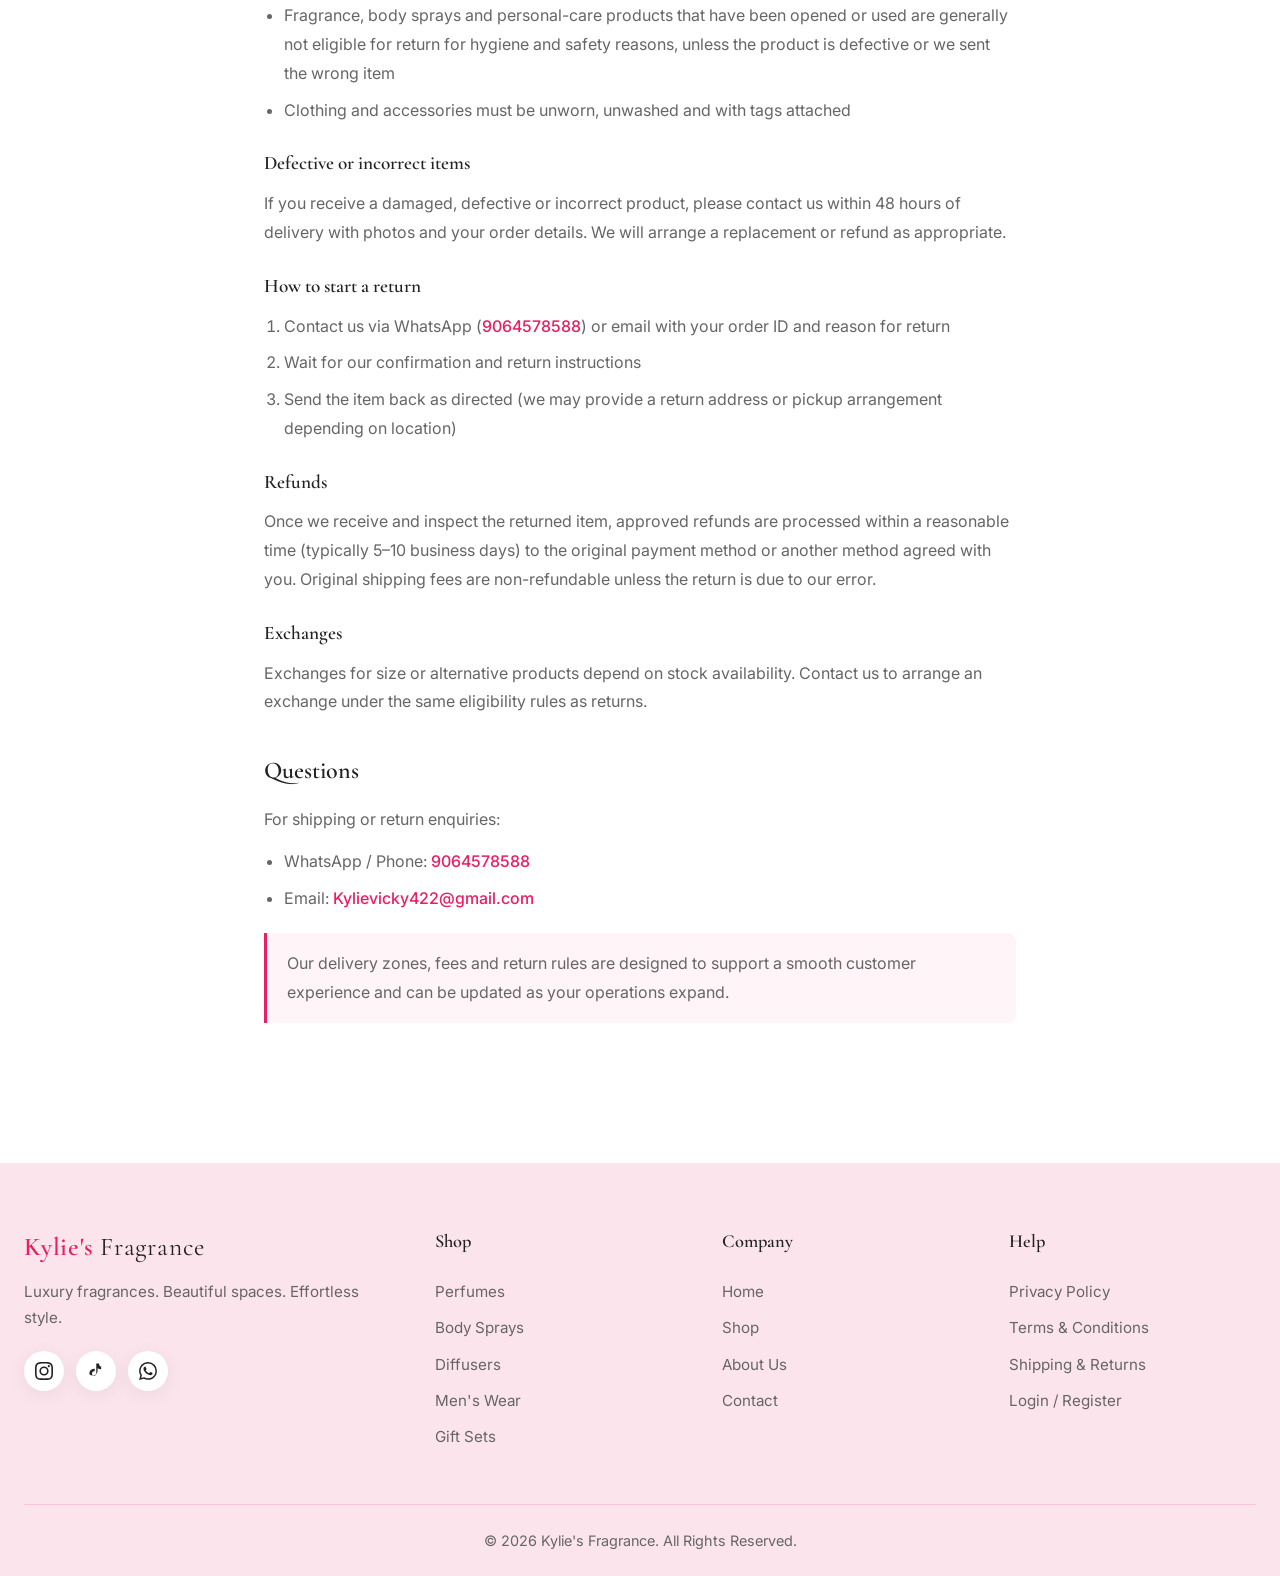
<file: shipping.html>
<!DOCTYPE html>
<html lang="en">

<head>
    <meta charset="UTF-8" />
    <meta name="viewport" content="width=device-width, initial-scale=1.0" />
    <title>Shipping &amp; Returns | Kylie's Fragrance</title>
    <meta name="description" content="Shipping, delivery times and returns policy for Kylie's Fragrance." />
    <link rel="preconnect" href="https://fonts.googleapis.com" />
    <link rel="preconnect" href="https://fonts.gstatic.com" crossorigin />
    <link
        href="https://fonts.googleapis.com/css2?family=Cormorant+Garamond:wght@400;500;600;700&family=Inter:wght@300;400;500;600&display=swap"
        rel="stylesheet" />
    <link rel="stylesheet" href="css/styles.css" />
    <link rel="icon"
        href="data:image/svg+xml,<svg xmlns='http://www.w3.org/2000/svg' viewBox='0 0 100 100'><text y='.9em' font-size='90'>🌸</text></svg>" />
</head>

<body>

    <header class="header">
        <div class="container header-inner">
            <a href="index.html" class="logo">Kylie's <span>Fragrance</span></a>
            <nav class="nav" aria-label="Main navigation">
                <a href="index.html" class="nav-link">Home</a>
                <a href="index.html" class="nav-link" onclick="sessionStorage.setItem('kylie_goto','shop')">Shop</a>
                <a href="index.html" class="nav-link"
                    onclick="sessionStorage.setItem('kylie_goto','perfumes')">Perfumes</a>
                <a href="index.html" class="nav-link" onclick="sessionStorage.setItem('kylie_goto','body-sprays')">Body
                    Sprays</a>
                <a href="index.html" class="nav-link"
                    onclick="sessionStorage.setItem('kylie_goto','diffusers')">Diffusers</a>
                <a href="index.html" class="nav-link" onclick="sessionStorage.setItem('kylie_goto','mens-wear')">Men's
                    Wear</a>
                <a href="index.html" class="nav-link" onclick="sessionStorage.setItem('kylie_goto','gift-sets')">Gift
                    Sets</a>
                <a href="index.html#about" class="nav-link">About Us</a>
                <a href="index.html#contact" class="nav-link">Contact</a>
            </nav>
            <div class="header-actions">
                <button class="icon-btn" onclick="openSearch()" aria-label="Search">
                    <svg viewBox="0 0 24 24" fill="none" stroke="currentColor" stroke-width="2">
                        <circle cx="11" cy="11" r="8" />
                        <line x1="21" y1="21" x2="16.65" y2="16.65" />
                    </svg>
                </button>
                <a href="login.html" class="icon-btn" aria-label="Account">
                    <svg viewBox="0 0 24 24" fill="none" stroke="currentColor" stroke-width="2">
                        <path d="M20 21v-2a4 4 0 00-4-4H8a4 4 0 00-4 4v2" />
                        <circle cx="12" cy="7" r="4" />
                    </svg>
                </a>
                <button class="icon-btn" aria-label="Wishlist">
                    <svg viewBox="0 0 24 24" fill="none" stroke="currentColor" stroke-width="2">
                        <path
                            d="M20.84 4.61a5.5 5.5 0 00-7.78 0L12 5.67l-1.06-1.06a5.5 5.5 0 00-7.78 7.78l1.06 1.06L12 21.23l7.78-7.78 1.06-1.06a5.5 5.5 0 000-7.78z" />
                    </svg>
                    <span class="badge-count wishlist-count" style="display:none">0</span>
                </button>
                <button class="icon-btn" onclick="openCart()" aria-label="Shopping cart">
                    <svg viewBox="0 0 24 24" fill="none" stroke="currentColor" stroke-width="2">
                        <path d="M6 2L3 6v14a2 2 0 002 2h14a2 2 0 002-2V6l-3-4z" />
                        <line x1="3" y1="6" x2="21" y2="6" />
                        <path d="M16 10a4 4 0 01-8 0" />
                    </svg>
                    <span class="badge-count cart-count" style="display:none">0</span>
                </button>
                <button class="hamburger" onclick="toggleMobileMenu()" aria-label="Menu">
                    <span></span><span></span><span></span>
                </button>
            </div>
        </div>
    </header>

    <div class="mobile-nav" id="mobileNav">
        <a href="index.html" class="nav-link">Home</a>
        <a href="index.html" class="nav-link" onclick="sessionStorage.setItem('kylie_goto','shop')">Shop</a>
        <a href="index.html#about" class="nav-link">About Us</a>
        <a href="index.html#contact" class="nav-link">Contact</a>
        <a href="login.html" class="nav-link">Login / Register</a>
    </div>

    <div class="search-overlay" id="searchOverlay">
        <div class="search-box">
            <input type="search" id="searchInput" placeholder="Search fragrances, body sprays, men's wear..."
                aria-label="Search products" />
            <div class="search-results" id="searchResults"></div>
        </div>
    </div>

    <main>
        <div class="page-header">
            <div class="container">
                <h1>Shipping &amp; Returns</h1>
                <p style="color:var(--gray); margin-top:8px;">Delivery options, timelines and how to return an item</p>
            </div>
        </div>
        <div class="legal-page">
            <div class="legal-content">
                <p class="legal-updated">Last updated: January 2026</p>

                <h2>Shipping</h2>

                <h3>Delivery areas</h3>
                <p>We currently deliver within Nigeria. Delivery to specific states or cities may vary; we will confirm
                    coverage when you place your order or contact us on WhatsApp.</p>

                <h3>Processing time</h3>
                <p>Orders are typically processed within <strong>1–3 business days</strong> after payment confirmation
                    (or after we confirm the order if payment is arranged offline). During peak periods or promotions,
                    processing may take a little longer.</p>

                <h3>Delivery time</h3>
                <ul>
                    <li><strong>Major cities</strong> — often 2–5 business days after dispatch</li>
                    <li><strong>Other locations</strong> — typically 3–7 business days after dispatch</li>
                </ul>
                <p>These are estimates only. Delays can occur due to courier issues, weather, or incorrect address
                    details. You will receive tracking or status updates where available.</p>

                <h3>Shipping costs</h3>
                <p>Shipping fees depend on location and order size. Free shipping may apply on orders above a stated
                    threshold (currently shown at checkout as free over ₦50,000 where that promotion is active). The
                    exact shipping cost for your order is calculated or confirmed before final payment.</p>

                <h3>Order tracking</h3>
                <p>Once your order is dispatched, we may share a tracking reference or update you via WhatsApp or phone.
                    You can also message us with your order ID for a status update.</p>

                <h3>Failed delivery</h3>
                <p>If delivery fails because of an incomplete or incorrect address, or if no one is available to receive
                    the parcel after reasonable attempts, we may contact you to rearrange. Extra delivery fees may apply
                    for re-delivery.</p>

                <h2>Returns &amp; Exchanges</h2>

                <h3>Return window</h3>
                <p>You may request a return or exchange within <strong>14 days</strong> of receiving your order, subject
                    to the conditions below.</p>

                <h3>Eligible items</h3>
                <ul>
                    <li>Items must be unused, unopened and in original packaging where possible</li>
                    <li>Fragrance, body sprays and personal-care products that have been opened or used are generally
                        not eligible for return for hygiene and safety reasons, unless the product is defective or we
                        sent the wrong item</li>
                    <li>Clothing and accessories must be unworn, unwashed and with tags attached</li>
                </ul>

                <h3>Defective or incorrect items</h3>
                <p>If you receive a damaged, defective or incorrect product, please contact us within 48 hours of
                    delivery with photos and your order details. We will arrange a replacement or refund as appropriate.
                </p>

                <h3>How to start a return</h3>
                <ol>
                    <li>Contact us via WhatsApp (<a href="#" class="whatsapp-link">9064578588</a>) or email with your
                        order ID and reason for return</li>
                    <li>Wait for our confirmation and return instructions</li>
                    <li>Send the item back as directed (we may provide a return address or pickup arrangement depending
                        on location)</li>
                </ol>

                <h3>Refunds</h3>
                <p>Once we receive and inspect the returned item, approved refunds are processed within a reasonable
                    time (typically 5–10 business days) to the original payment method or another method agreed with
                    you. Original shipping fees are non-refundable unless the return is due to our error.</p>

                <h3>Exchanges</h3>
                <p>Exchanges for size or alternative products depend on stock availability. Contact us to arrange an
                    exchange under the same eligibility rules as returns.</p>

                <h2>Questions</h2>
                <p>For shipping or return enquiries:</p>
                <ul>
                    <li>WhatsApp / Phone: <a href="#" class="whatsapp-link">9064578588</a></li>
                    <li>Email: <a href="mailto:Kylievicky422@gmail.com">Kylievicky422@gmail.com</a></li>
                </ul>
                <div class="legal-highlight">
                    <p>Our delivery zones, fees and return rules are designed to support a smooth customer experience and
                        can be updated as your operations expand.</p>
                </div>
            </div>
        </div>
    </main>

    <footer class="footer">
        <div class="container">
            <div class="footer-grid">
                <div class="footer-brand">
                    <a href="index.html" class="logo">Kylie's <span>Fragrance</span></a>
                    <p>Luxury fragrances. Beautiful spaces. Effortless style.</p>
                    <div class="footer-social">
                        <a href="https://www.instagram.com/kylies_fragrance?stkn=a2h0dzAwOWszZjg5" target="_blank" rel="noopener" aria-label="Instagram">
                            <svg viewBox="0 0 24 24" fill="currentColor">
                                <path
                                    d="M12 2.163c3.204 0 3.584.012 4.85.07 3.252.148 4.771 1.691 4.919 4.919.058 1.265.069 1.645.069 4.849 0 3.205-.012 3.584-.069 4.849-.149 3.225-1.664 4.771-4.919 4.919-1.266.058-1.644.07-4.85.07-3.204 0-3.584-.012-4.849-.07-3.26-.149-4.771-1.699-4.919-4.92-.058-1.265-.07-1.644-.07-4.849 0-3.204.013-3.583.07-4.849.149-3.227 1.664-4.771 4.919-4.919 1.266-.057 1.645-.069 4.849-.069zM12 0C8.741 0 8.333.014 7.053.072 2.695.272.273 2.69.073 7.052.014 8.333 0 8.741 0 12c0 3.259.014 3.668.072 4.948.2 4.358 2.618 6.78 6.98 6.98C8.333 23.986 8.741 24 12 24c3.259 0 3.668-.014 4.948-.072 4.354-.2 6.782-2.618 6.979-6.98.059-1.28.073-1.689.073-4.948 0-3.259-.014-3.667-.072-4.947-.196-4.354-2.617-6.78-6.979-6.98C15.668.014 15.259 0 12 0zm0 5.838a6.162 6.162 0 100 12.324 6.162 6.162 0 000-12.324zM12 16a4 4 0 110-8 4 4 0 010 8zm6.406-11.845a1.44 1.44 0 100 2.881 1.44 1.44 0 000-2.881z" />
                            </svg>
                        </a>
                        <a href="https://www.tiktok.com/@kylie_vicky?_r=1&_t=ZS-9AEZrkjhGcS" target="_blank" rel="noopener" aria-label="TikTok">
                            <svg viewBox="0 0 24 24" fill="currentColor">
                                <path
                                    d="M19.59 6.69a4.83 4.83 0 01-3.77-4.25V2h-3.45v13.67a2.89 2.89 0 01-2.88 2.5 2.89 2.89 0 01-2.89-2.89 2.89 2.89 0 012.89-2.89c.28 0 .54.04.79.1v-3.5a6.37 6.37 0 00-.79-.05A6.34 6.34 0 003.11 15.9a6.34 6.34 0 0010.98-4.32V8.26a8.16 8.16 0 004.77 1.52v-3.4a4.85 4.85 0 01-1.27-.19z" />
                            </svg>
                        </a>
                        <a href="#" class="whatsapp-link" aria-label="WhatsApp">
                            <svg viewBox="0 0 24 24" fill="currentColor">
                                <path
                                    d="M17.472 14.382c-.297-.149-1.758-.867-2.03-.967-.273-.099-.471-.148-.67.15-.197.297-.767.966-.94 1.164-.173.199-.347.223-.644.075-.297-.15-1.255-.463-2.39-1.475-.883-.788-1.48-1.761-1.653-2.059-.173-.297-.018-.458.13-.606.134-.133.298-.347.446-.52.149-.174.198-.298.298-.497.099-.198.05-.371-.025-.52-.075-.149-.669-1.612-.916-2.207-.242-.579-.487-.5-.669-.51-.173-.008-.371-.01-.57-.01-.198 0-.52.074-.792.372-.272.297-1.04 1.016-1.04 2.479 0 1.462 1.065 2.875 1.213 3.074.149.198 2.096 3.2 5.077 4.487.709.306 1.262.489 1.694.625.712.227 1.36.195 1.871.118.571-.085 1.758-.719 2.006-1.413.248-.694.248-1.289.173-1.413-.074-.124-.272-.198-.57-.347m-5.421 7.403h-.004a9.87 9.87 0 01-5.031-1.378l-.361-.214-3.741.982.998-3.648-.235-.374a9.86 9.86 0 01-1.51-5.26c.001-5.45 4.436-9.884 9.888-9.884 2.64 0 5.122 1.03 6.988 2.898a9.825 9.825 0 012.893 6.994c-.003 5.45-4.435 9.884-9.885 9.884m8.413-18.297A11.815 11.815 0 0012.05 0C5.495 0 .16 5.335.157 11.892c0 2.096.547 4.142 1.588 5.945L.057 24l6.305-1.654a11.882 11.882 0 005.683 1.448h.005c6.554 0 11.89-5.335 11.893-11.893a11.821 11.821 0 00-3.48-8.413z" />
                            </svg>
                        </a>
                    </div>
                </div>
                <div class="footer-col">
                    <h4>Shop</h4>
                    <a href="index.html" onclick="sessionStorage.setItem('kylie_goto','perfumes')">Perfumes</a>
                    <a href="index.html" onclick="sessionStorage.setItem('kylie_goto','body-sprays')">Body Sprays</a>
                    <a href="index.html" onclick="sessionStorage.setItem('kylie_goto','diffusers')">Diffusers</a>
                    <a href="index.html" onclick="sessionStorage.setItem('kylie_goto','mens-wear')">Men's Wear</a>
                    <a href="index.html" onclick="sessionStorage.setItem('kylie_goto','gift-sets')">Gift Sets</a>
                </div>
                <div class="footer-col">
                    <h4>Company</h4>
                    <a href="index.html">Home</a>
                    <a href="index.html" onclick="sessionStorage.setItem('kylie_goto','shop')">Shop</a>
                    <a href="index.html#about">About Us</a>
                    <a href="index.html#contact">Contact</a>
                </div>
                <div class="footer-col">
                    <h4>Help</h4>
                    <a href="privacy.html">Privacy Policy</a>
                    <a href="terms.html">Terms &amp; Conditions</a>
                    <a href="shipping.html">Shipping &amp; Returns</a>
                    <a href="login.html">Login / Register</a>
                </div>
            </div>
            <div class="footer-bottom">© 2026 Kylie's Fragrance. All Rights Reserved.</div>
        </div>
    </footer>

    <a href="#" class="whatsapp-float whatsapp-link" aria-label="Chat on WhatsApp" target="_blank" rel="noopener">
        <svg viewBox="0 0 24 24" fill="currentColor">
            <path
                d="M17.472 14.382c-.297-.149-1.758-.867-2.03-.967-.273-.099-.471-.148-.67.15-.197.297-.767.966-.94 1.164-.173.199-.347.223-.644.075-.297-.15-1.255-.463-2.39-1.475-.883-.788-1.48-1.761-1.653-2.059-.173-.297-.018-.458.13-.606.134-.133.298-.347.446-.52.149-.174.198-.298.298-.497.099-.198.05-.371-.025-.52-.075-.149-.669-1.612-.916-2.207-.242-.579-.487-.5-.669-.51-.173-.008-.371-.01-.57-.01-.198 0-.52.074-.792.372-.272.297-1.04 1.016-1.04 2.479 0 1.462 1.065 2.875 1.213 3.074.149.198 2.096 3.2 5.077 4.487.709.306 1.262.489 1.694.625.712.227 1.36.195 1.871.118.571-.085 1.758-.719 2.006-1.413.248-.694.248-1.289.173-1.413-.074-.124-.272-.198-.57-.347m-5.421 7.403h-.004a9.87 9.87 0 01-5.031-1.378l-.361-.214-3.741.982.998-3.648-.235-.374a9.86 9.86 0 01-1.51-5.26c.001-5.45 4.436-9.884 9.888-9.884 2.64 0 5.122 1.03 6.988 2.898a9.825 9.825 0 012.893 6.994c-.003 5.45-4.435 9.884-9.885 9.884m8.413-18.297A11.815 11.815 0 0012.05 0C5.495 0 .16 5.335.157 11.892c0 2.096.547 4.142 1.588 5.945L.057 24l6.305-1.654a11.882 11.882 0 005.683 1.448h.005c6.554 0 11.89-5.335 11.893-11.893a11.821 11.821 0 00-3.48-8.413z" />
        </svg>
    </a>

    <div class="cart-overlay" id="cartOverlay"></div>
    <aside class="cart-sidebar" id="cartSidebar" aria-label="Shopping cart">
        <div class="cart-header">
            <h3>Your Cart</h3>
            <button class="cart-close" onclick="closeCart()" aria-label="Close cart">
                <svg width="20" height="20" viewBox="0 0 24 24" fill="none" stroke="currentColor" stroke-width="2">
                    <line x1="18" y1="6" x2="6" y2="18" />
                    <line x1="6" y1="6" x2="18" y2="18" />
                </svg>
            </button>
        </div>
        <div class="cart-body" id="cartBody"></div>
        <div class="cart-footer">
            <div class="cart-total"><span>Total</span><span id="cartTotal">₦0</span></div>
            <a href="index.html" class="btn btn-primary" style="width:100%;margin-bottom:10px;text-align:center"
                onclick="sessionStorage.setItem('kylie_goto','checkout')">Checkout</a>
            <button class="btn btn-outline" onclick="closeCart()" style="width:100%">Continue Shopping</button>
        </div>
    </aside>

    <div class="toast" id="toast" role="status" aria-live="polite"></div>
    <script src="js/main.js"></script>
</body>

</html>
</file>
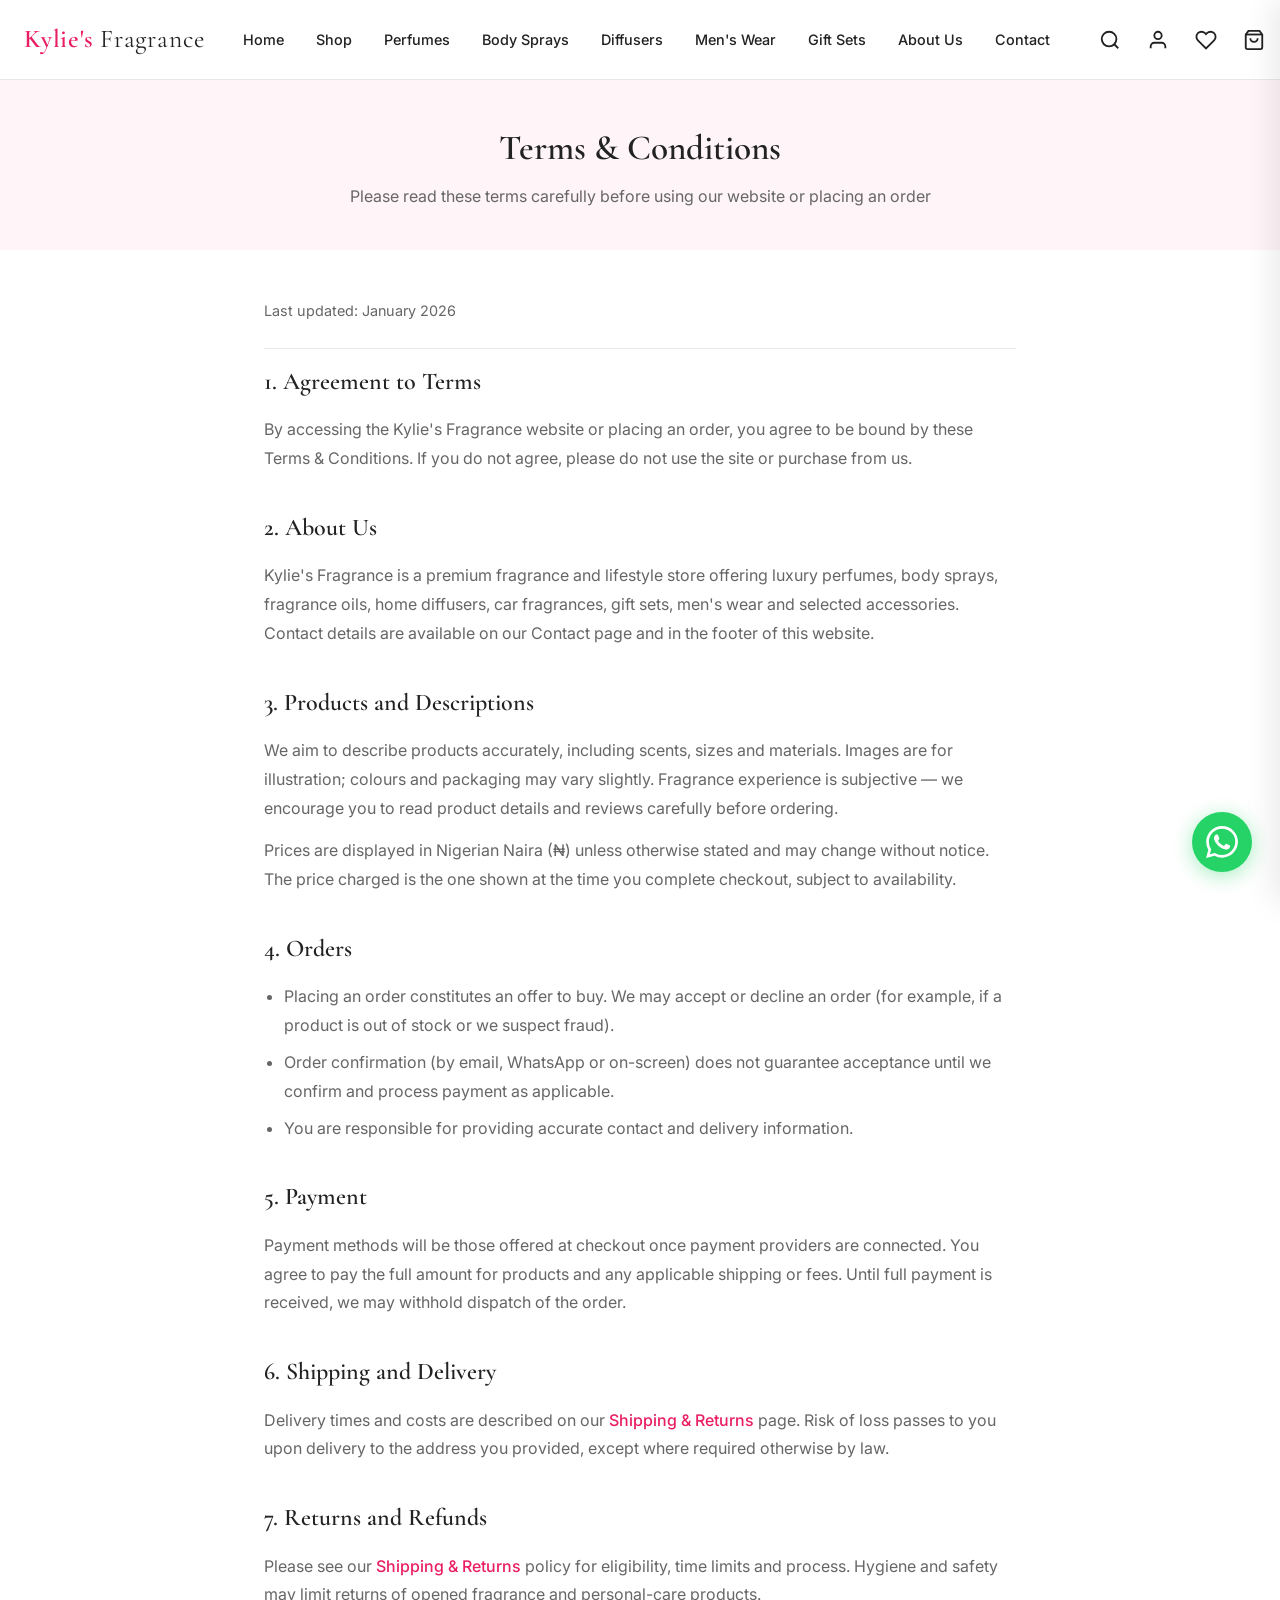
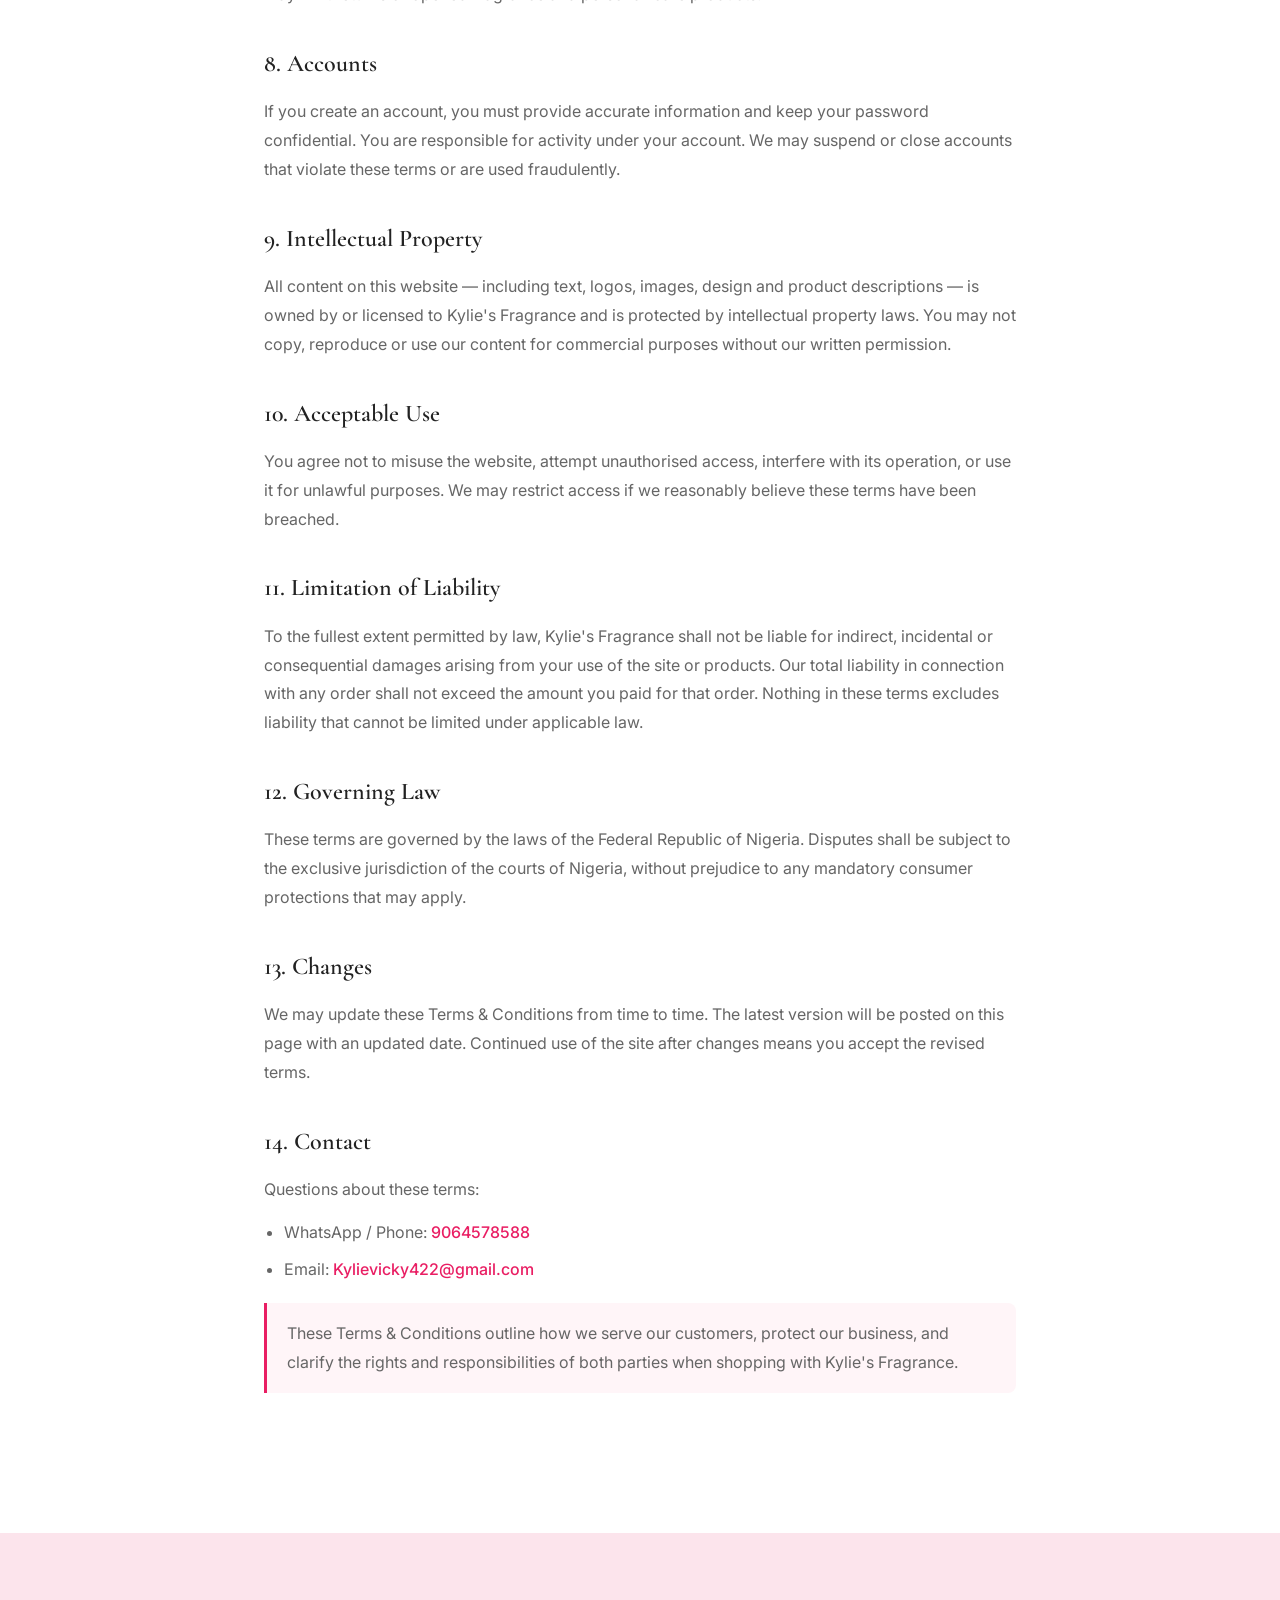
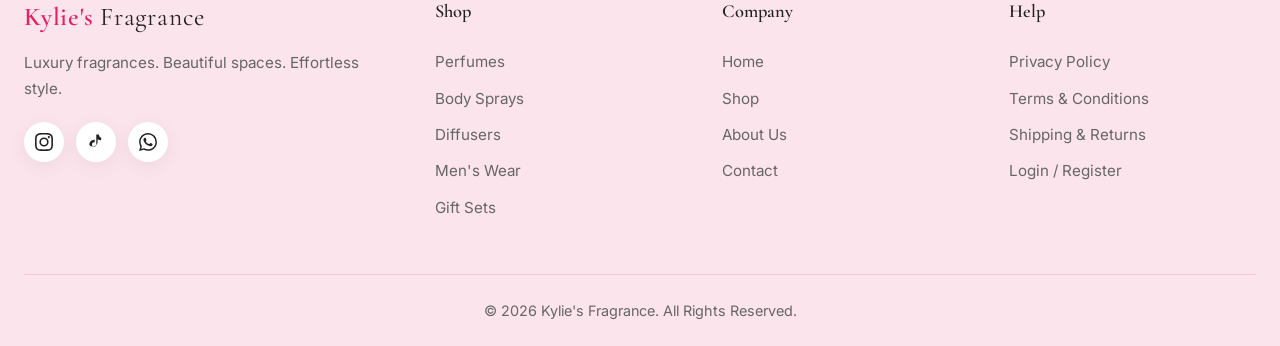
<file: terms.html>
<!DOCTYPE html>
<html lang="en">

<head>
    <meta charset="UTF-8" />
    <meta name="viewport" content="width=device-width, initial-scale=1.0" />
    <title>Terms &amp; Conditions | Kylie's Fragrance</title>
    <meta name="description" content="Terms and Conditions for shopping at Kylie's Fragrance." />
    <link rel="preconnect" href="https://fonts.googleapis.com" />
    <link rel="preconnect" href="https://fonts.gstatic.com" crossorigin />
    <link
        href="https://fonts.googleapis.com/css2?family=Cormorant+Garamond:wght@400;500;600;700&family=Inter:wght@300;400;500;600&display=swap"
        rel="stylesheet" />
    <link rel="stylesheet" href="css/styles.css" />
    <link rel="icon"
        href="data:image/svg+xml,<svg xmlns='http://www.w3.org/2000/svg' viewBox='0 0 100 100'><text y='.9em' font-size='90'>🌸</text></svg>" />
</head>

<body>

    <header class="header">
        <div class="container header-inner">
            <a href="index.html" class="logo">Kylie's <span>Fragrance</span></a>
            <nav class="nav" aria-label="Main navigation">
                <a href="index.html" class="nav-link">Home</a>
                <a href="index.html" class="nav-link" onclick="sessionStorage.setItem('kylie_goto','shop')">Shop</a>
                <a href="index.html" class="nav-link"
                    onclick="sessionStorage.setItem('kylie_goto','perfumes')">Perfumes</a>
                <a href="index.html" class="nav-link" onclick="sessionStorage.setItem('kylie_goto','body-sprays')">Body
                    Sprays</a>
                <a href="index.html" class="nav-link"
                    onclick="sessionStorage.setItem('kylie_goto','diffusers')">Diffusers</a>
                <a href="index.html" class="nav-link" onclick="sessionStorage.setItem('kylie_goto','mens-wear')">Men's
                    Wear</a>
                <a href="index.html" class="nav-link" onclick="sessionStorage.setItem('kylie_goto','gift-sets')">Gift
                    Sets</a>
                <a href="index.html#about" class="nav-link">About Us</a>
                <a href="index.html#contact" class="nav-link">Contact</a>
            </nav>
            <div class="header-actions">
                <button class="icon-btn" onclick="openSearch()" aria-label="Search">
                    <svg viewBox="0 0 24 24" fill="none" stroke="currentColor" stroke-width="2">
                        <circle cx="11" cy="11" r="8" />
                        <line x1="21" y1="21" x2="16.65" y2="16.65" />
                    </svg>
                </button>
                <a href="login.html" class="icon-btn" aria-label="Account">
                    <svg viewBox="0 0 24 24" fill="none" stroke="currentColor" stroke-width="2">
                        <path d="M20 21v-2a4 4 0 00-4-4H8a4 4 0 00-4 4v2" />
                        <circle cx="12" cy="7" r="4" />
                    </svg>
                </a>
                <button class="icon-btn" aria-label="Wishlist">
                    <svg viewBox="0 0 24 24" fill="none" stroke="currentColor" stroke-width="2">
                        <path
                            d="M20.84 4.61a5.5 5.5 0 00-7.78 0L12 5.67l-1.06-1.06a5.5 5.5 0 00-7.78 7.78l1.06 1.06L12 21.23l7.78-7.78 1.06-1.06a5.5 5.5 0 000-7.78z" />
                    </svg>
                    <span class="badge-count wishlist-count" style="display:none">0</span>
                </button>
                <button class="icon-btn" onclick="openCart()" aria-label="Shopping cart">
                    <svg viewBox="0 0 24 24" fill="none" stroke="currentColor" stroke-width="2">
                        <path d="M6 2L3 6v14a2 2 0 002 2h14a2 2 0 002-2V6l-3-4z" />
                        <line x1="3" y1="6" x2="21" y2="6" />
                        <path d="M16 10a4 4 0 01-8 0" />
                    </svg>
                    <span class="badge-count cart-count" style="display:none">0</span>
                </button>
                <button class="hamburger" onclick="toggleMobileMenu()" aria-label="Menu">
                    <span></span><span></span><span></span>
                </button>
            </div>
        </div>
    </header>

    <div class="mobile-nav" id="mobileNav">
        <a href="index.html" class="nav-link">Home</a>
        <a href="index.html" class="nav-link" onclick="sessionStorage.setItem('kylie_goto','shop')">Shop</a>
        <a href="index.html#about" class="nav-link">About Us</a>
        <a href="index.html#contact" class="nav-link">Contact</a>
        <a href="login.html" class="nav-link">Login / Register</a>
    </div>

    <div class="search-overlay" id="searchOverlay">
        <div class="search-box">
            <input type="search" id="searchInput" placeholder="Search fragrances, body sprays, men's wear..."
                aria-label="Search products" />
            <div class="search-results" id="searchResults"></div>
        </div>
    </div>

    <main>
        <div class="page-header">
            <div class="container">
                <h1>Terms &amp; Conditions</h1>
                <p style="color:var(--gray); margin-top:8px;">Please read these terms carefully before using our website
                    or placing an order</p>
            </div>
        </div>
        <div class="legal-page">
            <div class="legal-content">
                <p class="legal-updated">Last updated: January 2026</p>

                <h2>1. Agreement to Terms</h2>
                <p>By accessing the Kylie's Fragrance website or placing an order, you agree to be bound by these Terms
                    &amp; Conditions. If you do not agree, please do not use the site or purchase from us.</p>

                <h2>2. About Us</h2>
                <p>Kylie's Fragrance is a premium fragrance and lifestyle store offering luxury perfumes, body sprays,
                    fragrance oils, home diffusers, car fragrances, gift sets, men's wear and selected accessories.
                    Contact details are available on our Contact page and in the footer of this website.</p>

                <h2>3. Products and Descriptions</h2>
                <p>We aim to describe products accurately, including scents, sizes and materials. Images are for
                    illustration; colours and packaging may vary slightly. Fragrance experience is subjective — we
                    encourage you to read product details and reviews carefully before ordering.</p>
                <p>Prices are displayed in Nigerian Naira (₦) unless otherwise stated and may change without notice. The
                    price charged is the one shown at the time you complete checkout, subject to availability.</p>

                <h2>4. Orders</h2>
                <ul>
                    <li>Placing an order constitutes an offer to buy. We may accept or decline an order (for example, if
                        a product is out of stock or we suspect fraud).</li>
                    <li>Order confirmation (by email, WhatsApp or on-screen) does not guarantee acceptance until we
                        confirm and process payment as applicable.</li>
                    <li>You are responsible for providing accurate contact and delivery information.</li>
                </ul>

                <h2>5. Payment</h2>
                <p>Payment methods will be those offered at checkout once payment providers are connected. You agree to
                    pay the full amount for products and any applicable shipping or fees. Until full payment is
                    received, we may withhold dispatch of the order.</p>

                <h2>6. Shipping and Delivery</h2>
                <p>Delivery times and costs are described on our <a href="shipping.html">Shipping &amp; Returns</a>
                    page. Risk of loss passes to you upon delivery to the address you provided, except where required
                    otherwise by law.</p>

                <h2>7. Returns and Refunds</h2>
                <p>Please see our <a href="shipping.html">Shipping &amp; Returns</a> policy for eligibility, time limits
                    and process. Hygiene and safety may limit returns of opened fragrance and personal-care products.
                </p>

                <h2>8. Accounts</h2>
                <p>If you create an account, you must provide accurate information and keep your password confidential.
                    You are responsible for activity under your account. We may suspend or close accounts that violate
                    these terms or are used fraudulently.</p>

                <h2>9. Intellectual Property</h2>
                <p>All content on this website — including text, logos, images, design and product descriptions — is
                    owned by or licensed to Kylie's Fragrance and is protected by intellectual property laws. You may
                    not copy, reproduce or use our content for commercial purposes without our written permission.</p>

                <h2>10. Acceptable Use</h2>
                <p>You agree not to misuse the website, attempt unauthorised access, interfere with its operation, or
                    use it for unlawful purposes. We may restrict access if we reasonably believe these terms have been
                    breached.</p>

                <h2>11. Limitation of Liability</h2>
                <p>To the fullest extent permitted by law, Kylie's Fragrance shall not be liable for indirect,
                    incidental or consequential damages arising from your use of the site or products. Our total
                    liability in connection with any order shall not exceed the amount you paid for that order. Nothing
                    in these terms excludes liability that cannot be limited under applicable law.</p>

                <h2>12. Governing Law</h2>
                <p>These terms are governed by the laws of the Federal Republic of Nigeria. Disputes shall be subject to
                    the exclusive jurisdiction of the courts of Nigeria, without prejudice to any mandatory consumer
                    protections that may apply.</p>

                <h2>13. Changes</h2>
                <p>We may update these Terms &amp; Conditions from time to time. The latest version will be posted on
                    this page with an updated date. Continued use of the site after changes means you accept the revised
                    terms.</p>

                <h2>14. Contact</h2>
                <p>Questions about these terms:</p>
                <ul>
                    <li>WhatsApp / Phone: <a href="https://wa.me/9064578588" class="whatsapp-link" target="_blank" rel="noopener noreferrer">9064578588</a></li>
                    <li>Email: <a href="mailto:Kylievicky422@gmail.com">Kylievicky422@gmail.com</a></li>
                </ul>
                <div class="legal-highlight">
                    <p>These Terms &amp; Conditions outline how we serve our customers, protect our business, and clarify
                        the rights and responsibilities of both parties when shopping with Kylie's Fragrance.</p>
                </div>
            </div>
        </div>
    </main>

    <footer class="footer">
        <div class="container">
            <div class="footer-grid">
                <div class="footer-brand">
                    <a href="index.html" class="logo">Kylie's <span>Fragrance</span></a>
                    <p>Luxury fragrances. Beautiful spaces. Effortless style.</p>
                    <div class="footer-social">
                        <a href="https://www.instagram.com/kylies_fragrance?stkn=a2h0dzAwOWszZjg5" target="_blank" rel="noopener" aria-label="Instagram">
                            <svg viewBox="0 0 24 24" fill="currentColor">
                                <path
                                    d="M12 2.163c3.204 0 3.584.012 4.85.07 3.252.148 4.771 1.691 4.919 4.919.058 1.265.069 1.645.069 4.849 0 3.205-.012 3.584-.069 4.849-.149 3.225-1.664 4.771-4.919 4.919-1.266.058-1.644.07-4.85.07-3.204 0-3.584-.012-4.849-.07-3.26-.149-4.771-1.699-4.919-4.92-.058-1.265-.07-1.644-.07-4.849 0-3.204.013-3.583.07-4.849.149-3.227 1.664-4.771 4.919-4.919 1.266-.057 1.645-.069 4.849-.069zM12 0C8.741 0 8.333.014 7.053.072 2.695.272.273 2.69.073 7.052.014 8.333 0 8.741 0 12c0 3.259.014 3.668.072 4.948.2 4.358 2.618 6.78 6.98 6.98C8.333 23.986 8.741 24 12 24c3.259 0 3.668-.014 4.948-.072 4.354-.2 6.782-2.618 6.979-6.98.059-1.28.073-1.689.073-4.948 0-3.259-.014-3.667-.072-4.947-.196-4.354-2.617-6.78-6.979-6.98C15.668.014 15.259 0 12 0zm0 5.838a6.162 6.162 0 100 12.324 6.162 6.162 0 000-12.324zM12 16a4 4 0 110-8 4 4 0 010 8zm6.406-11.845a1.44 1.44 0 100 2.881 1.44 1.44 0 000-2.881z" />
                            </svg>
                        </a>
                        <a href="https://www.tiktok.com/@kylie_vicky?_r=1&_t=ZS-9AEZrkjhGcS" target="_blank" rel="noopener" aria-label="TikTok">
                            <svg viewBox="0 0 24 24" fill="currentColor">
                                <path
                                    d="M19.59 6.69a4.83 4.83 0 01-3.77-4.25V2h-3.45v13.67a2.89 2.89 0 01-2.88 2.5 2.89 2.89 0 01-2.89-2.89 2.89 2.89 0 012.89-2.89c.28 0 .54.04.79.1v-3.5a6.37 6.37 0 00-.79-.05A6.34 6.34 0 003.11 15.9a6.34 6.34 0 0010.98-4.32V8.26a8.16 8.16 0 004.77 1.52v-3.4a4.85 4.85 0 01-1.27-.19z" />
                            </svg>
                        </a>
                        <a href="#" class="whatsapp-link" aria-label="WhatsApp">
                            <svg viewBox="0 0 24 24" fill="currentColor">
                                <path
                                    d="M17.472 14.382c-.297-.149-1.758-.867-2.03-.967-.273-.099-.471-.148-.67.15-.197.297-.767.966-.94 1.164-.173.199-.347.223-.644.075-.297-.15-1.255-.463-2.39-1.475-.883-.788-1.48-1.761-1.653-2.059-.173-.297-.018-.458.13-.606.134-.133.298-.347.446-.52.149-.174.198-.298.298-.497.099-.198.05-.371-.025-.52-.075-.149-.669-1.612-.916-2.207-.242-.579-.487-.5-.669-.51-.173-.008-.371-.01-.57-.01-.198 0-.52.074-.792.372-.272.297-1.04 1.016-1.04 2.479 0 1.462 1.065 2.875 1.213 3.074.149.198 2.096 3.2 5.077 4.487.709.306 1.262.489 1.694.625.712.227 1.36.195 1.871.118.571-.085 1.758-.719 2.006-1.413.248-.694.248-1.289.173-1.413-.074-.124-.272-.198-.57-.347m-5.421 7.403h-.004a9.87 9.87 0 01-5.031-1.378l-.361-.214-3.741.982.998-3.648-.235-.374a9.86 9.86 0 01-1.51-5.26c.001-5.45 4.436-9.884 9.888-9.884 2.64 0 5.122 1.03 6.988 2.898a9.825 9.825 0 012.893 6.994c-.003 5.45-4.435 9.884-9.885 9.884m8.413-18.297A11.815 11.815 0 0012.05 0C5.495 0 .16 5.335.157 11.892c0 2.096.547 4.142 1.588 5.945L.057 24l6.305-1.654a11.882 11.882 0 005.683 1.448h.005c6.554 0 11.89-5.335 11.893-11.893a11.821 11.821 0 00-3.48-8.413z" />
                            </svg>
                        </a>
                    </div>
                </div>
                <div class="footer-col">
                    <h4>Shop</h4>
                    <a href="index.html" onclick="sessionStorage.setItem('kylie_goto','perfumes')">Perfumes</a>
                    <a href="index.html" onclick="sessionStorage.setItem('kylie_goto','body-sprays')">Body Sprays</a>
                    <a href="index.html" onclick="sessionStorage.setItem('kylie_goto','diffusers')">Diffusers</a>
                    <a href="index.html" onclick="sessionStorage.setItem('kylie_goto','mens-wear')">Men's Wear</a>
                    <a href="index.html" onclick="sessionStorage.setItem('kylie_goto','gift-sets')">Gift Sets</a>
                </div>
                <div class="footer-col">
                    <h4>Company</h4>
                    <a href="index.html">Home</a>
                    <a href="index.html" onclick="sessionStorage.setItem('kylie_goto','shop')">Shop</a>
                    <a href="index.html#about">About Us</a>
                    <a href="index.html#contact">Contact</a>
                </div>
                <div class="footer-col">
                    <h4>Help</h4>
                    <a href="privacy.html">Privacy Policy</a>
                    <a href="terms.html">Terms &amp; Conditions</a>
                    <a href="shipping.html">Shipping &amp; Returns</a>
                    <a href="login.html">Login / Register</a>
                </div>
            </div>
            <div class="footer-bottom">© 2026 Kylie's Fragrance. All Rights Reserved.</div>
        </div>
    </footer>

    <a href="#" class="whatsapp-float whatsapp-link" aria-label="Chat on WhatsApp" target="_blank" rel="noopener">
        <svg viewBox="0 0 24 24" fill="currentColor">
            <path
                d="M17.472 14.382c-.297-.149-1.758-.867-2.03-.967-.273-.099-.471-.148-.67.15-.197.297-.767.966-.94 1.164-.173.199-.347.223-.644.075-.297-.15-1.255-.463-2.39-1.475-.883-.788-1.48-1.761-1.653-2.059-.173-.297-.018-.458.13-.606.134-.133.298-.347.446-.52.149-.174.198-.298.298-.497.099-.198.05-.371-.025-.52-.075-.149-.669-1.612-.916-2.207-.242-.579-.487-.5-.669-.51-.173-.008-.371-.01-.57-.01-.198 0-.52.074-.792.372-.272.297-1.04 1.016-1.04 2.479 0 1.462 1.065 2.875 1.213 3.074.149.198 2.096 3.2 5.077 4.487.709.306 1.262.489 1.694.625.712.227 1.36.195 1.871.118.571-.085 1.758-.719 2.006-1.413.248-.694.248-1.289.173-1.413-.074-.124-.272-.198-.57-.347m-5.421 7.403h-.004a9.87 9.87 0 01-5.031-1.378l-.361-.214-3.741.982.998-3.648-.235-.374a9.86 9.86 0 01-1.51-5.26c.001-5.45 4.436-9.884 9.888-9.884 2.64 0 5.122 1.03 6.988 2.898a9.825 9.825 0 012.893 6.994c-.003 5.45-4.435 9.884-9.885 9.884m8.413-18.297A11.815 11.815 0 0012.05 0C5.495 0 .16 5.335.157 11.892c0 2.096.547 4.142 1.588 5.945L.057 24l6.305-1.654a11.882 11.882 0 005.683 1.448h.005c6.554 0 11.89-5.335 11.893-11.893a11.821 11.821 0 00-3.48-8.413z" />
        </svg>
    </a>

    <div class="cart-overlay" id="cartOverlay"></div>
    <aside class="cart-sidebar" id="cartSidebar" aria-label="Shopping cart">
        <div class="cart-header">
            <h3>Your Cart</h3>
            <button class="cart-close" onclick="closeCart()" aria-label="Close cart">
                <svg width="20" height="20" viewBox="0 0 24 24" fill="none" stroke="currentColor" stroke-width="2">
                    <line x1="18" y1="6" x2="6" y2="18" />
                    <line x1="6" y1="6" x2="18" y2="18" />
                </svg>
            </button>
        </div>
        <div class="cart-body" id="cartBody"></div>
        <div class="cart-footer">
            <div class="cart-total"><span>Total</span><span id="cartTotal">₦0</span></div>
            <a href="index.html" class="btn btn-primary" style="width:100%;margin-bottom:10px;text-align:center"
                onclick="sessionStorage.setItem('kylie_goto','checkout')">Checkout</a>
            <button class="btn btn-outline" onclick="closeCart()" style="width:100%">Continue Shopping</button>
        </div>
    </aside>

    <div class="toast" id="toast" role="status" aria-live="polite"></div>
    <script src="js/main.js"></script>
</body>

</html>
</file>
<file: css/styles.css>
/* ============================================
   Kylie's Fragrance — Luxury E-commerce Styles
   Primary: #E91E63 | Soft: #FCE4EC | Blush: #FFF5F8
   ============================================ */

:root {
  --primary: #E91E63;
  --primary-dark: #C2185B;
  --soft-pink: #FCE4EC;
  --light-blush: #FFF5F8;
  --white: #FFFFFF;
  --dark: #222222;
  --gray: #666666;
  --light-gray: #F5F5F5;
  --border: #E8E8E8;
  --gold: #D4AF37;
  --gold-light: #F5E6C8;
  --success: #2E7D32;
  --shadow: 0 4px 20px rgba(0, 0, 0, 0.06);
  --shadow-hover: 0 8px 30px rgba(233, 30, 99, 0.12);
  --radius: 12px;
  --radius-sm: 8px;
  --transition: all 0.3s cubic-bezier(0.4, 0, 0.2, 1);
  --font-heading: 'Cormorant Garamond', Georgia, serif;
  --font-body: 'Inter', -apple-system, BlinkMacSystemFont, sans-serif;
  --header-height: 80px;
  --whatsapp: #25D366;
}

*,
*::before,
*::after {
  box-sizing: border-box;
  margin: 0;
  padding: 0;
}

html {
  scroll-behavior: smooth;
  font-size: 16px;
}

body {
  font-family: var(--font-body);
  color: var(--dark);
  background: var(--white);
  line-height: 1.6;
  overflow-x: hidden;
}

img {
  max-width: 100%;
  height: auto;
  display: block;
}

a {
  text-decoration: none;
  color: inherit;
  transition: var(--transition);
}

ul,
ol {
  list-style: none;
}

button {
  font-family: inherit;
  cursor: pointer;
  border: none;
  background: none;
}

input,
select,
textarea {
  font-family: inherit;
  font-size: 1rem;
}

.container {
  width: 100%;
  max-width: 1280px;
  margin: 0 auto;
  padding: 0 24px;
}

.section {
  padding: 80px 0;
}

.section-title {
  font-family: var(--font-heading);
  font-size: clamp(2rem, 4vw, 2.75rem);
  font-weight: 600;
  text-align: center;
  margin-bottom: 12px;
  color: var(--dark);
  letter-spacing: 0.02em;
}

.section-subtitle {
  text-align: center;
  color: var(--gray);
  max-width: 560px;
  margin: 0 auto 48px;
  font-size: 1.05rem;
}

.btn {
  display: inline-flex;
  align-items: center;
  justify-content: center;
  gap: 8px;
  padding: 14px 32px;
  font-size: 0.95rem;
  font-weight: 500;
  letter-spacing: 0.04em;
  text-transform: uppercase;
  border-radius: 50px;
  transition: var(--transition);
  cursor: pointer;
  border: 2px solid transparent;
}

.btn-primary {
  background: var(--primary);
  color: var(--white);
  border-color: var(--primary);
}

.btn-primary:hover {
  background: var(--primary-dark);
  border-color: var(--primary-dark);
  transform: translateY(-2px);
  box-shadow: 0 6px 20px rgba(233, 30, 99, 0.3);
}

.btn-outline {
  background: transparent;
  color: var(--primary);
  border-color: var(--primary);
}

.btn-outline:hover {
  background: var(--primary);
  color: var(--white);
}

.btn-white {
  background: var(--white);
  color: var(--primary);
  border-color: var(--white);
}

.btn-white:hover {
  background: var(--soft-pink);
  border-color: var(--soft-pink);
}

.btn-sm {
  padding: 10px 20px;
  font-size: 0.85rem;
}

.btn-gold {
  background: linear-gradient(135deg, #D4AF37, #C5A028);
  color: var(--white);
  border-color: transparent;
}

.btn-gold:hover {
  background: linear-gradient(135deg, #C5A028, #B8941F);
  transform: translateY(-2px);
}

/* ========== HEADER ========== */
.header {
  position: sticky;
  top: 0;
  z-index: 1000;
  background: rgba(255, 255, 255, 0.97);
  backdrop-filter: blur(12px);
  border-bottom: 1px solid var(--border);
  height: var(--header-height);
  transition: var(--transition);
}

.header.scrolled {
  box-shadow: 0 2px 20px rgba(0, 0, 0, 0.06);
}

.header-inner {
  display: flex;
  align-items: center;
  justify-content: space-between;
  height: 100%;
  gap: 24px;
}

.logo {
  font-family: var(--font-heading);
  font-size: 1.6rem;
  font-weight: 600;
  color: var(--primary);
  letter-spacing: 0.03em;
  white-space: nowrap;
  flex-shrink: 0;
}

.logo span {
  font-weight: 400;
  color: var(--dark);
}

.nav {
  display: flex;
  align-items: center;
  gap: 4px;
}

.nav-link {
  padding: 8px 14px;
  font-size: 0.9rem;
  font-weight: 500;
  color: var(--dark);
  border-radius: 6px;
  white-space: nowrap;
}

.nav-link:hover,
.nav-link.active {
  color: var(--primary);
  background: var(--soft-pink);
}

.header-actions {
  display: flex;
  align-items: center;
  gap: 4px;
  flex-shrink: 0;
}

.icon-btn {
  position: relative;
  width: 44px;
  height: 44px;
  display: flex;
  align-items: center;
  justify-content: center;
  border-radius: 50%;
  color: var(--dark);
  transition: var(--transition);
}

.icon-btn:hover {
  background: var(--soft-pink);
  color: var(--primary);
}

.icon-btn svg {
  width: 22px;
  height: 22px;
}

.badge-count {
  position: absolute;
  top: 4px;
  right: 4px;
  min-width: 18px;
  height: 18px;
  background: var(--primary);
  color: white;
  font-size: 0.7rem;
  font-weight: 600;
  border-radius: 50%;
  display: flex;
  align-items: center;
  justify-content: center;
  padding: 0 4px;
}

.hamburger {
  display: none;
  flex-direction: column;
  gap: 5px;
  width: 28px;
  padding: 8px;
  cursor: pointer;
}

.hamburger span {
  display: block;
  width: 100%;
  height: 2px;
  background: var(--dark);
  border-radius: 2px;
  transition: var(--transition);
}

.mobile-nav {
  display: none;
  position: fixed;
  top: var(--header-height);
  left: 0;
  right: 0;
  bottom: 0;
  background: var(--white);
  z-index: 999;
  padding: 24px;
  overflow-y: auto;
  transform: translateX(100%);
  transition: transform 0.35s ease;
}

.mobile-nav.open {
  transform: translateX(0);
}

.mobile-nav .nav-link {
  display: block;
  padding: 16px 12px;
  font-size: 1.1rem;
  border-bottom: 1px solid var(--border);
}

/* Search Overlay */
.search-overlay {
  position: fixed;
  inset: 0;
  background: rgba(0, 0, 0, 0.5);
  z-index: 2000;
  display: none;
  align-items: flex-start;
  justify-content: center;
  padding-top: 120px;
}

.search-overlay.active {
  display: flex;
}

.search-box {
  background: white;
  width: 90%;
  max-width: 600px;
  border-radius: var(--radius);
  padding: 24px;
  box-shadow: 0 20px 60px rgba(0, 0, 0, 0.2);
}

.search-box input {
  width: 100%;
  padding: 16px 20px;
  border: 2px solid var(--border);
  border-radius: 50px;
  font-size: 1.1rem;
  outline: none;
  transition: var(--transition);
}

.search-box input:focus {
  border-color: var(--primary);
}

.search-results {
  margin-top: 16px;
  max-height: 300px;
  overflow-y: auto;
}

.search-result-item {
  display: flex;
  align-items: center;
  gap: 12px;
  padding: 12px;
  border-radius: var(--radius-sm);
  cursor: pointer;
}

.search-result-item:hover {
  background: var(--light-blush);
}

.search-result-item img {
  width: 50px;
  height: 50px;
  object-fit: cover;
  border-radius: 6px;
}

/* ========== HERO SLIDER ========== */
.hero {
  position: relative;
  height: calc(100vh - var(--header-height));
  min-height: 520px;
  max-height: 800px;
  overflow: hidden;
}

.hero-slider {
  position: relative;
  width: 100%;
  height: 100%;
}

.hero-slide {
  position: absolute;
  inset: 0;
  opacity: 0;
  visibility: hidden;
  transition: opacity 0.8s ease, visibility 0.8s;
}

.hero-slide.active {
  opacity: 1;
  visibility: visible;
  z-index: 1;
}

.hero-slide img {
  width: 100%;
  height: 100%;
  object-fit: cover;
}

.hero-overlay {
  position: absolute;
  inset: 0;
  background: linear-gradient(135deg, rgba(34, 34, 34, 0.55) 0%, rgba(233, 30, 99, 0.25) 100%);
  z-index: 2;
}

.hero-content {
  position: absolute;
  inset: 0;
  z-index: 3;
  display: flex;
  flex-direction: column;
  justify-content: center;
  align-items: flex-start;
  padding: 0 8%;
  max-width: 700px;
  color: white;
}

.hero-content h1 {
  font-family: var(--font-heading);
  font-size: clamp(2.4rem, 5.5vw, 3.8rem);
  font-weight: 600;
  line-height: 1.15;
  margin-bottom: 16px;
  text-shadow: 0 2px 20px rgba(0, 0, 0, 0.2);
}

.hero-content p {
  font-size: clamp(1rem, 2vw, 1.2rem);
  margin-bottom: 32px;
  opacity: 0.95;
  max-width: 480px;
  line-height: 1.7;
}

.hero-arrows {
  position: absolute;
  top: 50%;
  transform: translateY(-50%);
  z-index: 10;
  width: 48px;
  height: 48px;
  background: rgba(255, 255, 255, 0.9);
  border-radius: 50%;
  display: flex;
  align-items: center;
  justify-content: center;
  color: var(--dark);
  transition: var(--transition);
  box-shadow: 0 2px 12px rgba(0, 0, 0, 0.1);
}

.hero-arrows:hover {
  background: var(--primary);
  color: white;
}

.hero-prev {
  left: 24px;
}

.hero-next {
  right: 24px;
}

.hero-dots {
  position: absolute;
  bottom: 32px;
  left: 50%;
  transform: translateX(-50%);
  z-index: 10;
  display: flex;
  gap: 10px;
}

.hero-dot {
  width: 10px;
  height: 10px;
  border-radius: 50%;
  background: rgba(255, 255, 255, 0.5);
  cursor: pointer;
  transition: var(--transition);
}

.hero-dot.active {
  background: white;
  width: 28px;
  border-radius: 5px;
}

/* ========== CATEGORIES ========== */
.categories-grid {
  display: grid;
  grid-template-columns: repeat(3, 1fr);
  gap: 24px;
}

.category-card {
  position: relative;
  border-radius: var(--radius);
  overflow: hidden;
  aspect-ratio: 4/5;
  group: true;
  cursor: pointer;
}

.category-card img {
  width: 100%;
  height: 100%;
  object-fit: cover;
  transition: transform 0.6s ease;
}

.category-card:hover img {
  transform: scale(1.08);
}

.category-overlay {
  position: absolute;
  inset: 0;
  background: linear-gradient(to top, rgba(0, 0, 0, 0.7) 0%, transparent 60%);
  display: flex;
  flex-direction: column;
  justify-content: flex-end;
  padding: 28px;
  color: white;
}

.category-overlay h3 {
  font-family: var(--font-heading);
  font-size: 1.6rem;
  font-weight: 600;
  margin-bottom: 6px;
}

.category-overlay p {
  font-size: 0.9rem;
  opacity: 0.85;
  margin-bottom: 16px;
}

/* ========== PRODUCTS ========== */
.shop-toolbar {
  display: flex;
  flex-wrap: wrap;
  align-items: center;
  justify-content: space-between;
  gap: 16px;
  margin-bottom: 32px;
  padding: 16px 20px;
  background: var(--light-blush);
  border-radius: var(--radius);
}

.filters-row {
  display: flex;
  flex-wrap: wrap;
  gap: 12px;
  align-items: center;
}

.filter-select {
  padding: 10px 16px;
  border: 1px solid var(--border);
  border-radius: 50px;
  background: white;
  font-size: 0.9rem;
  color: var(--dark);
  outline: none;
  cursor: pointer;
  min-width: 140px;
}

.filter-select:focus {
  border-color: var(--primary);
}

.sort-select {
  padding: 10px 16px;
  border: 1px solid var(--border);
  border-radius: 50px;
  background: white;
  font-size: 0.9rem;
  cursor: pointer;
}

.products-grid {
  display: grid;
  grid-template-columns: repeat(4, 1fr);
  gap: 28px;
}

.product-card {
  background: white;
  border-radius: var(--radius);
  overflow: hidden;
  border: 1px solid var(--border);
  transition: var(--transition);
  position: relative;
  display: flex;
  flex-direction: column;
}

.product-card:hover {
  box-shadow: var(--shadow-hover);
  border-color: transparent;
  transform: translateY(-4px);
}

.product-image-wrap {
  position: relative;
  aspect-ratio: 1;
  overflow: hidden;
  background: var(--light-blush);
}

.product-image-wrap img {
  width: 100%;
  height: 100%;
  object-fit: cover;
  transition: transform 0.5s ease;
}

.product-card:hover .product-image-wrap img {
  transform: scale(1.06);
}

.product-badge {
  position: absolute;
  top: 12px;
  left: 12px;
  padding: 4px 12px;
  font-size: 0.75rem;
  font-weight: 600;
  text-transform: uppercase;
  letter-spacing: 0.05em;
  border-radius: 50px;
  z-index: 2;
}

.badge-new {
  background: var(--primary);
  color: white;
}

.badge-sale {
  background: var(--gold);
  color: white;
}

.wishlist-btn {
  position: absolute;
  top: 12px;
  right: 12px;
  width: 36px;
  height: 36px;
  background: white;
  border-radius: 50%;
  display: flex;
  align-items: center;
  justify-content: center;
  box-shadow: 0 2px 8px rgba(0, 0, 0, 0.1);
  z-index: 2;
  transition: var(--transition);
  color: var(--gray);
}

.wishlist-btn:hover,
.wishlist-btn.active {
  color: var(--primary);
  background: var(--soft-pink);
}

.wishlist-btn svg {
  width: 18px;
  height: 18px;
}

.product-actions {
  position: absolute;
  bottom: 12px;
  left: 12px;
  right: 12px;
  display: flex;
  gap: 8px;
  opacity: 0;
  transform: translateY(10px);
  transition: var(--transition);
  z-index: 2;
}

.product-card:hover .product-actions {
  opacity: 1;
  transform: translateY(0); 
}


.product-actions .btn {
  flex: 1;
  padding: 10px;
  font-size: 0.8rem;
}

.product-info {
  padding: 18px;
  display: flex;
  flex-direction: column;
  flex: 1;
}

.product-name {
  font-family: var(--font-heading);
  font-size: 1.15rem;
  font-weight: 600;
  margin-bottom: 6px;
  color: var(--dark);
}

.product-desc {
  font-size: 0.85rem;
  color: var(--gray);
  margin-bottom: 10px;
  line-height: 1.5;
  display: -webkit-box;
  -webkit-line-clamp: 2;
  -webkit-box-orient: vertical;
  overflow: hidden;
}

.product-rating {
  display: flex;
  align-items: center;
  gap: 4px;
  margin-bottom: 10px;
  font-size: 0.85rem;
  color: var(--gold);
}

.product-rating span {
  color: var(--gray);
  margin-left: 4px;
}

.product-price {
  display: flex;
  align-items: center;
  gap: 10px;
  margin-top: auto;
}

.price-current {
  font-size: 1.15rem;
  font-weight: 600;
  color: var(--primary);
}

.price-original {
  font-size: 0.9rem;
  color: var(--gray);
  text-decoration: line-through;
}

/* ========== PROMO BANNER ========== */
.promo-banner {
  background: linear-gradient(135deg, var(--soft-pink) 0%, var(--light-blush) 50%, #FFF8E7 100%);
  border-radius: var(--radius);
  padding: 60px 48px;
  text-align: center;
  position: relative;
  overflow: hidden;
}

.promo-banner::before {
  content: '';
  position: absolute;
  top: -50%;
  right: -10%;
  width: 300px;
  height: 300px;
  background: radial-gradient(circle, rgba(212, 175, 55, 0.15) 0%, transparent 70%);
  border-radius: 50%;
}

.promo-banner h2 {
  font-family: var(--font-heading);
  font-size: clamp(1.8rem, 3.5vw, 2.5rem);
  font-weight: 600;
  margin-bottom: 12px;
  color: var(--dark);
}

.promo-banner p {
  color: var(--gray);
  max-width: 480px;
  margin: 0 auto 28px;
  font-size: 1.05rem;
}

/* ========== ABOUT ========== */
.about-grid {
  display: grid;
  grid-template-columns: 1fr 1fr;
  gap: 60px;
  align-items: center;
}

.about-image {
  border-radius: var(--radius);
  overflow: hidden;
  aspect-ratio: 4/5;
}

.about-image img {
  width: 100%;
  height: 100%;
  object-fit: cover;
}

.about-content h2 {
  font-family: var(--font-heading);
  font-size: clamp(1.8rem, 3vw, 2.4rem);
  font-weight: 600;
  margin-bottom: 20px;
  text-align: left;
}

.about-content p {
  color: var(--gray);
  margin-bottom: 16px;
  line-height: 1.8;
}

/* ========== WHY US ========== */
.features-grid {
  display: grid;
  grid-template-columns: repeat(5, 1fr);
  gap: 24px;
}

.feature-card {
  text-align: center;
  padding: 32px 20px;
  background: var(--light-blush);
  border-radius: var(--radius);
  transition: var(--transition);
}

.feature-card:hover {
  background: var(--soft-pink);
  transform: translateY(-4px);
}

.feature-icon {
  width: 56px;
  height: 56px;
  margin: 0 auto 20px;
  background: white;
  border-radius: 50%;
  display: flex;
  align-items: center;
  justify-content: center;
  color: var(--primary);
  box-shadow: var(--shadow);
}

.feature-icon svg {
  width: 26px;
  height: 26px;
}

.feature-card h3 {
  font-family: var(--font-heading);
  font-size: 1.15rem;
  font-weight: 600;
  margin-bottom: 8px;
}

.feature-card p {
  font-size: 0.9rem;
  color: var(--gray);
  line-height: 1.5;
}

/* ========== REVIEWS ========== */
.reviews-grid {
  display: grid;
  grid-template-columns: repeat(3, 1fr);
  gap: 24px;
}

.review-card {
  background: white;
  border: 1px solid var(--border);
  border-radius: var(--radius);
  padding: 28px;
  transition: var(--transition);
}

.review-card:hover {
  box-shadow: var(--shadow);
  border-color: transparent;
}

.review-header {
  display: flex;
  align-items: center;
  gap: 14px;
  margin-bottom: 16px;
}

.review-avatar {
  width: 48px;
  height: 48px;
  border-radius: 50%;
  object-fit: cover;
  background: var(--soft-pink);
}

.review-name {
  font-weight: 600;
  font-size: 0.95rem;
}

.review-stars {
  color: var(--gold);
  font-size: 0.9rem;
  margin-top: 2px;
}

.review-text {
  color: var(--gray);
  font-size: 0.95rem;
  line-height: 1.7;
  font-style: italic;
}

/* ========== INSTAGRAM ========== */
.social-grid {
  display: grid;
  grid-template-columns: repeat(6, 1fr);
  gap: 12px;
  margin-bottom: 32px;
}

.social-item {
  aspect-ratio: 1;
  border-radius: var(--radius-sm);
  overflow: hidden;
  position: relative;
}

.social-item img {
  width: 100%;
  height: 100%;
  object-fit: cover;
  transition: transform 0.4s ease;
}

.social-item:hover img {
  transform: scale(1.1);
}

.social-buttons {
  display: flex;
  justify-content: center;
  gap: 16px;
}

.social-btn {
  display: inline-flex;
  align-items: center;
  gap: 10px;
  padding: 12px 28px;
  border-radius: 50px;
  font-weight: 500;
  font-size: 0.95rem;
  transition: var(--transition);
  border: 2px solid var(--border);
  background: white;
}

.social-btn:hover {
  border-color: var(--primary);
  color: var(--primary);
  background: var(--soft-pink);
}

.social-btn svg {
  width: 20px;
  height: 20px;
}

/* ========== NEWSLETTER ========== */
.newsletter {
  background: var(--dark);
  color: white;
  border-radius: var(--radius);
  padding: 56px 48px;
  text-align: center;
}

.newsletter h2 {
  font-family: var(--font-heading);
  font-size: clamp(1.6rem, 3vw, 2.2rem);
  font-weight: 600;
  margin-bottom: 12px;
  color: white;
}

.newsletter p {
  opacity: 0.8;
  max-width: 480px;
  margin: 0 auto 28px;
}

.newsletter-form {
  display: flex;
  max-width: 480px;
  margin: 0 auto;
  gap: 12px;
}

.newsletter-form input {
  flex: 1;
  padding: 14px 24px;
  border: none;
  border-radius: 50px;
  font-size: 1rem;
  outline: none;
}

.newsletter-form .btn {
  flex-shrink: 0;
}

/* ========== CONTACT ========== */
.contact-grid {
  display: grid;
  grid-template-columns: 1fr 1.2fr;
  gap: 48px;
}

.contact-info h2 {
  font-family: var(--font-heading);
  font-size: 2rem;
  font-weight: 600;
  margin-bottom: 24px;
  text-align: left;
}

.contact-detail {
  display: flex;
  align-items: flex-start;
  gap: 14px;
  margin-bottom: 20px;
}

.contact-detail svg {
  width: 22px;
  height: 22px;
  color: var(--primary);
  flex-shrink: 0;
  margin-top: 2px;
}

.contact-detail a:hover {
  color: var(--primary);
}

.contact-form {
  background: var(--light-blush);
  padding: 36px;
  border-radius: var(--radius);
}

.form-group {
  margin-bottom: 18px;
}

.form-group label {
  display: block;
  font-size: 0.9rem;
  font-weight: 500;
  margin-bottom: 6px;
  color: var(--dark);
}

.form-group input,
.form-group textarea,
.form-group select {
  width: 100%;
  padding: 12px 16px;
  border: 1px solid var(--border);
  border-radius: var(--radius-sm);
  background: white;
  outline: none;
  transition: var(--transition);
}

.form-group input:focus,
.form-group textarea:focus,
.form-group select:focus {
  border-color: var(--primary);
  box-shadow: 0 0 0 3px rgba(233, 30, 99, 0.1);
}

.form-group textarea {
  min-height: 120px;
  resize: vertical;
}

.form-row {
  display: grid;
  grid-template-columns: 1fr 1fr;
  gap: 16px;
}

/* ========== FOOTER ========== */
.footer {
  background: var(--soft-pink);
  padding: 64px 0 0;
  margin-top: 40px;
}

.footer-grid {
  display: grid;
  grid-template-columns: 1.5fr 1fr 1fr 1fr;
  gap: 40px;
  margin-bottom: 48px;
}

.footer-brand .logo {
  margin-bottom: 12px;
  display: inline-block;
}

.footer-brand p {
  color: var(--gray);
  font-size: 0.95rem;
  line-height: 1.7;
  margin-bottom: 20px;
}

.footer-social {
  display: flex;
  gap: 12px;
}

.footer-social a {
  width: 40px;
  height: 40px;
  border-radius: 50%;
  background: white;
  display: flex;
  align-items: center;
  justify-content: center;
  color: var(--dark);
  transition: var(--transition);
  box-shadow: var(--shadow);
}

.footer-social a:hover {
  background: var(--primary);
  color: white;
}

.footer-social a svg {
  width: 18px;
  height: 18px;
}

.footer-col h4 {
  font-family: var(--font-heading);
  font-size: 1.15rem;
  font-weight: 600;
  margin-bottom: 18px;
}

.footer-col a {
  display: block;
  color: var(--gray);
  font-size: 0.95rem;
  padding: 6px 0;
}

.footer-col a:hover {
  color: var(--primary);
}

.footer-bottom {
  border-top: 1px solid rgba(233, 30, 99, 0.15);
  padding: 24px 0;
  text-align: center;
  color: var(--gray);
  font-size: 0.9rem;
}

/* ========== WHATSAPP FLOAT ========== */
.whatsapp-float {
  position: fixed;
  bottom: 28px;
  right: 28px;
  width: 60px;
  height: 60px;
  background: var(--whatsapp);
  border-radius: 50%;
  display: flex;
  align-items: center;
  justify-content: center;
  color: white;
  box-shadow: 0 4px 20px rgba(37, 211, 102, 0.4);
  z-index: 999;
  transition: var(--transition);
  animation: pulse-wa 2.5s infinite;
}

.whatsapp-float:hover {
  transform: scale(1.1);
  box-shadow: 0 6px 28px rgba(37, 211, 102, 0.5);
}

.whatsapp-float svg {
  width: 32px;
  height: 32px;
}

@keyframes pulse-wa {

  0%,
  100% {
    box-shadow: 0 4px 20px rgba(37, 211, 102, 0.4);
  }

  50% {
    box-shadow: 0 4px 30px rgba(37, 211, 102, 0.7);
  }
}

/* ========== CART SIDEBAR ========== */
.cart-overlay {
  position: fixed;
  inset: 0;
  background: rgba(0, 0, 0, 0.4);
  z-index: 1500;
  opacity: 0;
  visibility: hidden;
  transition: var(--transition);
}

.cart-overlay.active {
  opacity: 1;
  visibility: visible;
}

.cart-sidebar {
  position: fixed;
  top: 0;
  right: 0;
  width: 100%;
  max-width: 420px;
  height: 100%;
  background: white;
  z-index: 1501;
  transform: translateX(100%);
  transition: transform 0.35s ease;
  display: flex;
  flex-direction: column;
  box-shadow: -4px 0 30px rgba(0, 0, 0, 0.1);
}

.cart-sidebar.open {
  transform: translateX(0);
}

.cart-header {
  display: flex;
  align-items: center;
  justify-content: space-between;
  padding: 20px 24px;
  border-bottom: 1px solid var(--border);
}

.cart-header h3 {
  font-family: var(--font-heading);
  font-size: 1.4rem;
  font-weight: 600;
}

.cart-close {
  width: 36px;
  height: 36px;
  border-radius: 50%;
  display: flex;
  align-items: center;
  justify-content: center;
  transition: var(--transition);
}

.cart-close:hover {
  background: var(--soft-pink);
  color: var(--primary);
}

.cart-body {
  flex: 1;
  overflow-y: auto;
  padding: 20px 24px;
}

.cart-empty {
  text-align: center;
  padding: 60px 20px;
  color: var(--gray);
}

.cart-empty svg {
  width: 64px;
  height: 64px;
  margin: 0 auto 16px;
  opacity: 0.4;
}

.cart-item {
  display: flex;
  gap: 14px;
  padding: 16px 0;
  border-bottom: 1px solid var(--border);
}

.cart-item img {
  width: 80px;
  height: 80px;
  object-fit: cover;
  border-radius: var(--radius-sm);
  flex-shrink: 0;
}

.cart-item-info {
  flex: 1;
  min-width: 0;
}

.cart-item-name {
  font-weight: 600;
  font-size: 0.95rem;
  margin-bottom: 4px;
}

.cart-item-price {
  color: var(--primary);
  font-weight: 600;
  font-size: 0.95rem;
  margin-bottom: 8px;
}

.cart-item-qty {
  display: flex;
  align-items: center;
  gap: 0;
  border: 1px solid var(--border);
  border-radius: 6px;
  width: fit-content;
}

.cart-item-qty button {
  width: 32px;
  height: 32px;
  display: flex;
  align-items: center;
  justify-content: center;
  font-size: 1.1rem;
  color: var(--dark);
  transition: var(--transition);
}

.cart-item-qty button:hover {
  background: var(--soft-pink);
  color: var(--primary);
}

.cart-item-qty span {
  width: 36px;
  text-align: center;
  font-size: 0.9rem;
  font-weight: 500;
}

.cart-item-remove {
  color: var(--gray);
  padding: 4px;
  align-self: flex-start;
  transition: var(--transition);
}

.cart-item-remove:hover {
  color: var(--primary);
}

.cart-footer {
  padding: 20px 24px;
  border-top: 1px solid var(--border);
}

.cart-total {
  display: flex;
  justify-content: space-between;
  align-items: center;
  margin-bottom: 16px;
  font-size: 1.15rem;
  font-weight: 600;
}

.cart-total span:last-child {
  color: var(--primary);
}

.cart-footer .btn {
  width: 100%;
  margin-bottom: 10px;
}

/* ========== PRODUCT MODAL / QUICK VIEW ========== */
.modal-overlay {
  position: fixed;
  inset: 0;
  background: rgba(0, 0, 0, 0.5);
  z-index: 2000;
  display: none;
  align-items: center;
  justify-content: center;
  padding: 24px;
  overflow-y: auto;
}

.modal-overlay.active {
  display: flex;
}

.modal {
  background: white;
  border-radius: var(--radius);
  max-width: 900px;
  width: 100%;
  max-height: 90vh;
  overflow-y: auto;
  position: relative;
  animation: modalIn 0.3s ease;
}

@keyframes modalIn {
  from {
    opacity: 0;
    transform: translateY(20px);
  }

  to {
    opacity: 1;
    transform: translateY(0);
  }
}

.modal-close {
  position: absolute;
  top: 16px;
  right: 16px;
  width: 40px;
  height: 40px;
  border-radius: 50%;
  background: white;
  display: flex;
  align-items: center;
  justify-content: center;
  z-index: 5;
  box-shadow: 0 2px 10px rgba(0, 0, 0, 0.1);
  transition: var(--transition);
}

.modal-close:hover {
  background: var(--soft-pink);
  color: var(--primary);
}

.product-detail-grid {
  display: grid;
  grid-template-columns: 1fr 1fr;
  gap: 0;
}

.product-detail-images {
  background: var(--light-blush);
  padding: 24px;
}

.product-detail-main-img {
  width: 100%;
  aspect-ratio: 1;
  object-fit: cover;
  border-radius: var(--radius-sm);
  margin-bottom: 12px;
}

.product-thumbs {
  display: flex;
  gap: 10px;
}

.product-thumbs img {
  width: 70px;
  height: 70px;
  object-fit: cover;
  border-radius: 6px;
  cursor: pointer;
  border: 2px solid transparent;
  transition: var(--transition);
}

.product-thumbs img.active,
.product-thumbs img:hover {
  border-color: var(--primary);
}

.product-detail-info {
  padding: 36px 32px;
}

.product-detail-info h2 {
  font-family: var(--font-heading);
  font-size: 1.8rem;
  font-weight: 600;
  margin-bottom: 8px;
}

.product-detail-rating {
  display: flex;
  align-items: center;
  gap: 6px;
  margin-bottom: 16px;
  color: var(--gold);
}

.product-detail-price {
  display: flex;
  align-items: center;
  gap: 12px;
  margin-bottom: 20px;
}

.product-detail-price .price-current {
  font-size: 1.5rem;
}

.product-detail-desc {
  color: var(--gray);
  line-height: 1.7;
  margin-bottom: 24px;
}

.fragrance-notes {
  margin-bottom: 24px;
  padding: 16px;
  background: var(--light-blush);
  border-radius: var(--radius-sm);
}

.fragrance-notes h4 {
  font-size: 0.9rem;
  font-weight: 600;
  margin-bottom: 10px;
  text-transform: uppercase;
  letter-spacing: 0.05em;
}

.notes-grid {
  display: grid;
  grid-template-columns: 1fr 1fr 1fr;
  gap: 12px;
  font-size: 0.9rem;
}

.notes-grid strong {
  display: block;
  color: var(--primary);
  margin-bottom: 4px;
  font-size: 0.8rem;
  text-transform: uppercase;
}

.size-options {
  margin-bottom: 20px;
}

.size-options h4 {
  font-size: 0.9rem;
  font-weight: 600;
  margin-bottom: 10px;
}

.size-btns {
  display: flex;
  gap: 8px;
}

.size-btn {
  padding: 8px 18px;
  border: 1.5px solid var(--border);
  border-radius: 50px;
  font-size: 0.9rem;
  transition: var(--transition);
}

.size-btn:hover,
.size-btn.active {
  border-color: var(--primary);
  background: var(--soft-pink);
  color: var(--primary);
}

.qty-selector {
  display: flex;
  align-items: center;
  gap: 16px;
  margin-bottom: 24px;
}

.qty-selector h4 {
  font-size: 0.9rem;
  font-weight: 600;
}

.qty-controls {
  display: flex;
  align-items: center;
  border: 1px solid var(--border);
  border-radius: 8px;
}

.qty-controls button {
  width: 40px;
  height: 40px;
  display: flex;
  align-items: center;
  justify-content: center;
  font-size: 1.2rem;
}

.qty-controls button:hover {
  background: var(--soft-pink);
  color: var(--primary);
}

.qty-controls span {
  width: 44px;
  text-align: center;
  font-weight: 500;
}

.detail-actions {
  display: flex;
  gap: 12px;
  margin-bottom: 24px;
}

.detail-actions .btn {
  flex: 1;
}

.shipping-info {
  font-size: 0.9rem;
  color: var(--gray);
  padding-top: 16px;
  border-top: 1px solid var(--border);
}

.shipping-info p {
  margin-bottom: 6px;
  display: flex;
  align-items: center;
  gap: 8px;
}

/* ========== CHECKOUT PAGE ========== */
.page-header {
  background: var(--light-blush);
  padding: 40px 0;
  text-align: center;
}

.page-header h1 {
  font-family: var(--font-heading);
  font-size: 2.2rem;
  font-weight: 600;
}

.checkout-grid {
  display: grid;
  grid-template-columns: 1.4fr 1fr;
  gap: 40px;
  padding: 48px 0;
}

.checkout-form h3,
.order-summary h3 {
  font-family: var(--font-heading);
  font-size: 1.4rem;
  font-weight: 600;
  margin-bottom: 20px;
}

.order-summary {
  background: var(--light-blush);
  padding: 28px;
  border-radius: var(--radius);
  position: sticky;
  top: calc(var(--header-height) + 20px);
}

.summary-item {
  display: flex;
  gap: 12px;
  padding: 12px 0;
  border-bottom: 1px solid var(--border);
}

.summary-item img {
  width: 60px;
  height: 60px;
  object-fit: cover;
  border-radius: 6px;
}

.summary-item-info {
  flex: 1;
}

.summary-item-info .name {
  font-weight: 500;
  font-size: 0.9rem;
}

.summary-item-info .qty {
  font-size: 0.85rem;
  color: var(--gray);
}

.summary-totals {
  margin-top: 16px;
}

.summary-row {
  display: flex;
  justify-content: space-between;
  padding: 8px 0;
  font-size: 0.95rem;
}

.summary-row.total {
  font-size: 1.15rem;
  font-weight: 600;
  border-top: 1px solid var(--border);
  padding-top: 12px;
  margin-top: 8px;
}

.summary-row.total span:last-child {
  color: var(--primary);
}

.coupon-row {
  display: flex;
  gap: 8px;
  margin: 16px 0;
}

.coupon-row input {
  flex: 1;
  padding: 10px 14px;
  border: 1px solid var(--border);
  border-radius: 8px;
  outline: none;
}

.coupon-row input:focus {
  border-color: var(--primary);
}

/* ========== TOAST ========== */
.toast {
  position: fixed;
  bottom: 100px;
  left: 50%;
  transform: translateX(-50%) translateY(20px);
  background: var(--dark);
  color: white;
  padding: 14px 28px;
  border-radius: 50px;
  font-size: 0.95rem;
  z-index: 3000;
  opacity: 0;
  visibility: hidden;
  transition: var(--transition);
  box-shadow: 0 4px 20px rgba(0, 0, 0, 0.2);
}

.toast.show {
  opacity: 1;
  visibility: visible;
  transform: translateX(-50%) translateY(0);
}

/* ========== PAGE SECTIONS TOGGLE ========== */
.page-section {
  display: none;
}

.page-section.active {
  display: block;
}

#homePage.active,
#shopPage.active {
  display: block;
}

/* ========== RESPONSIVE ========== */
@media (max-width: 1100px) {
  .products-grid {
    grid-template-columns: repeat(3, 1fr);
  }

  .features-grid {
    grid-template-columns: repeat(3, 1fr);
  }

  .categories-grid {
    grid-template-columns: repeat(2, 1fr);
  }

  .nav {
    display: none;
  }

  .hamburger {
    display: flex;
  }

  .mobile-nav {
    display: block;
  }
}

@media (max-width: 900px) {

  .about-grid,
  .contact-grid,
  .checkout-grid,
  .product-detail-grid {
    grid-template-columns: 1fr;
  }

  .reviews-grid {
    grid-template-columns: 1fr 1fr;
  }

  .footer-grid {
    grid-template-columns: 1fr 1fr;
  }

  .social-grid {
    grid-template-columns: repeat(3, 1fr);
  }

  .features-grid {
    grid-template-columns: repeat(2, 1fr);
  }

  .hero-content {
    padding: 0 6%;
  }

  .hero-prev {
    left: 12px;
  }

  .hero-next {
    right: 12px;
  }
}

@media (max-width: 1100px), (hover: none) and (pointer: coarse) {
  .product-image-wrap {
    aspect-ratio: auto;
    overflow: visible;
  }

  .product-image-wrap > img {
    height: auto;
    aspect-ratio: 1;
  }

  .product-actions {
    position: static;
    opacity: 1;
    transform: none;
    padding: 10px 12px 12px;
  }

  .product-card:hover .product-actions {
    transform: none;
  }
}

@media (max-width: 640px) {
  .products-grid {
    grid-template-columns: repeat(2, 1fr);
    gap: 16px;
  }

  .categories-grid {
    grid-template-columns: 1fr;
  }

  .reviews-grid {
    grid-template-columns: 1fr;
  }

  .features-grid {
    grid-template-columns: 1fr;
  }

  .footer-grid {
    grid-template-columns: 1fr;
    gap: 28px;
  }

  .social-grid {
    grid-template-columns: repeat(3, 1fr);
  }

  .form-row {
    grid-template-columns: 1fr;
  }

  .newsletter-form {
    flex-direction: column;
  }

  .section {
    padding: 56px 0;
  }

  .hero {
    min-height: 420px;
    height: 60vh;
  }

  .hero-arrows {
    width: 40px;
    height: 40px;
  }

  .product-actions .btn {
    padding: 8px;
    font-size: 0.75rem;
  }

  .promo-banner {
    padding: 40px 24px;
  }

  .newsletter {
    padding: 40px 24px;
  }

  .contact-form {
    padding: 24px;
  }

  .logo {
    font-size: 1.3rem;
  }

  .header-actions .icon-btn:nth-child(2) {
    display: none;
  }

  .whatsapp-float {
    width: 52px;
    height: 52px;
    bottom: 20px;
    right: 20px;
  }

  .whatsapp-float svg {
    width: 28px;
    height: 28px;
  }

  .cart-sidebar {
    max-width: 100%;
  }

  .shop-toolbar {
    flex-direction: column;
    align-items: stretch;
  }

  .filters-row {
    overflow-x: auto;
    flex-wrap: nowrap;
    padding-bottom: 4px;
  }
}

@media (max-width: 414px) {
  .product-actions {
    flex-direction: column;
  }

  .product-actions .btn {
    width: 100%;
    min-height: 38px;
  }
}

@media (max-width: 400px) {
  .products-grid {
    grid-template-columns: 1fr;
  }
}

/* ========== AUTH / LOGIN ========== */
.auth-section {
  min-height: calc(100vh - var(--header-height) - 200px);
  display: flex;
  align-items: center;
  justify-content: center;
  padding: 60px 24px;
  background: linear-gradient(160deg, var(--light-blush) 0%, var(--white) 50%, var(--soft-pink) 100%);
}

.auth-card {
  background: var(--white);
  border-radius: var(--radius);
  box-shadow: 0 12px 40px rgba(233, 30, 99, 0.08);
  padding: 48px 40px;
  width: 100%;
  max-width: 440px;
  border: 1px solid var(--border);
}

.auth-card h1 {
  font-family: var(--font-heading);
  font-size: 2rem;
  font-weight: 600;
  text-align: center;
  margin-bottom: 8px;
  color: var(--dark);
}

.auth-card .auth-subtitle {
  text-align: center;
  color: var(--gray);
  margin-bottom: 32px;
  font-size: 0.95rem;
}

.auth-tabs {
  display: flex;
  gap: 0;
  margin-bottom: 28px;
  border-bottom: 2px solid var(--border);
}

.auth-tab {
  flex: 1;
  padding: 12px;
  text-align: center;
  font-weight: 500;
  font-size: 0.95rem;
  color: var(--gray);
  border-bottom: 2px solid transparent;
  margin-bottom: -2px;
  transition: var(--transition);
  cursor: pointer;
}

.auth-tab.active {
  color: var(--primary);
  border-bottom-color: var(--primary);
}

.auth-tab:hover {
  color: var(--primary);
}

.auth-form {
  display: none;
}

.auth-form.active {
  display: block;
}

.auth-form .form-group {
  margin-bottom: 18px;
}

.auth-form .form-group label {
  display: block;
  font-size: 0.9rem;
  font-weight: 500;
  margin-bottom: 6px;
}

.auth-form .form-group input {
  width: 100%;
  padding: 12px 16px;
  border: 1px solid var(--border);
  border-radius: var(--radius-sm);
  background: white;
  outline: none;
  transition: var(--transition);
}

.auth-form .form-group input:focus {
  border-color: var(--primary);
  box-shadow: 0 0 0 3px rgba(233, 30, 99, 0.1);
}

.auth-form .btn {
  width: 100%;
  margin-top: 8px;
}

.auth-links {
  text-align: center;
  margin-top: 20px;
  font-size: 0.9rem;
  color: var(--gray);
}

.auth-links a {
  color: var(--primary);
  font-weight: 500;
}

.auth-links a:hover {
  text-decoration: underline;
}

.auth-divider {
  display: flex;
  align-items: center;
  gap: 16px;
  margin: 24px 0;
  color: var(--gray);
  font-size: 0.85rem;
}

.auth-divider::before,
.auth-divider::after {
  content: '';
  flex: 1;
  height: 1px;
  background: var(--border);
}

.auth-checkbox {
  display: flex;
  align-items: flex-start;
  gap: 10px;
  margin-bottom: 18px;
  font-size: 0.9rem;
  color: var(--gray);
}

.auth-checkbox input {
  margin-top: 3px;
  accent-color: var(--primary);
  width: 16px;
  height: 16px;
  flex-shrink: 0;
}

/* ========== LEGAL PAGES ========== */
.legal-page {
  padding: 0 0 80px;
}

.legal-content {
  max-width: 800px;
  margin: 0 auto;
  padding: 48px 24px 0;
}

.legal-content h2 {
  font-family: var(--font-heading);
  font-size: 1.5rem;
  font-weight: 600;
  margin: 36px 0 14px;
  color: var(--dark);
}

.legal-content h2:first-of-type {
  margin-top: 0;
}

.legal-content h3 {
  font-family: var(--font-heading);
  font-size: 1.2rem;
  font-weight: 600;
  margin: 24px 0 10px;
  color: var(--dark);
}

.legal-content p {
  color: var(--gray);
  line-height: 1.8;
  margin-bottom: 14px;
}

.legal-content ul,
.legal-content ol {
  margin: 0 0 16px 20px;
  color: var(--gray);
  line-height: 1.8;
}

.legal-content li {
  margin-bottom: 8px;
  list-style: disc;
}

.legal-content ol li {
  list-style: decimal;
}

.legal-content a {
  color: var(--primary);
  font-weight: 500;
}

.legal-content a:hover {
  text-decoration: underline;
}

.legal-updated {
  font-size: 0.9rem;
  color: var(--gray);
  margin-bottom: 32px;
  padding-bottom: 24px;
  border-bottom: 1px solid var(--border);
}

.legal-highlight {
  background: var(--light-blush);
  border-left: 3px solid var(--primary);
  padding: 16px 20px;
  border-radius: 0 var(--radius-sm) var(--radius-sm) 0;
  margin: 20px 0;
}

.legal-highlight p {
  margin-bottom: 0;
}

@media (max-width: 640px) {
  .auth-card {
    padding: 36px 24px;
  }

  .legal-content {
    padding: 32px 16px 0;
  }
}
</file>
